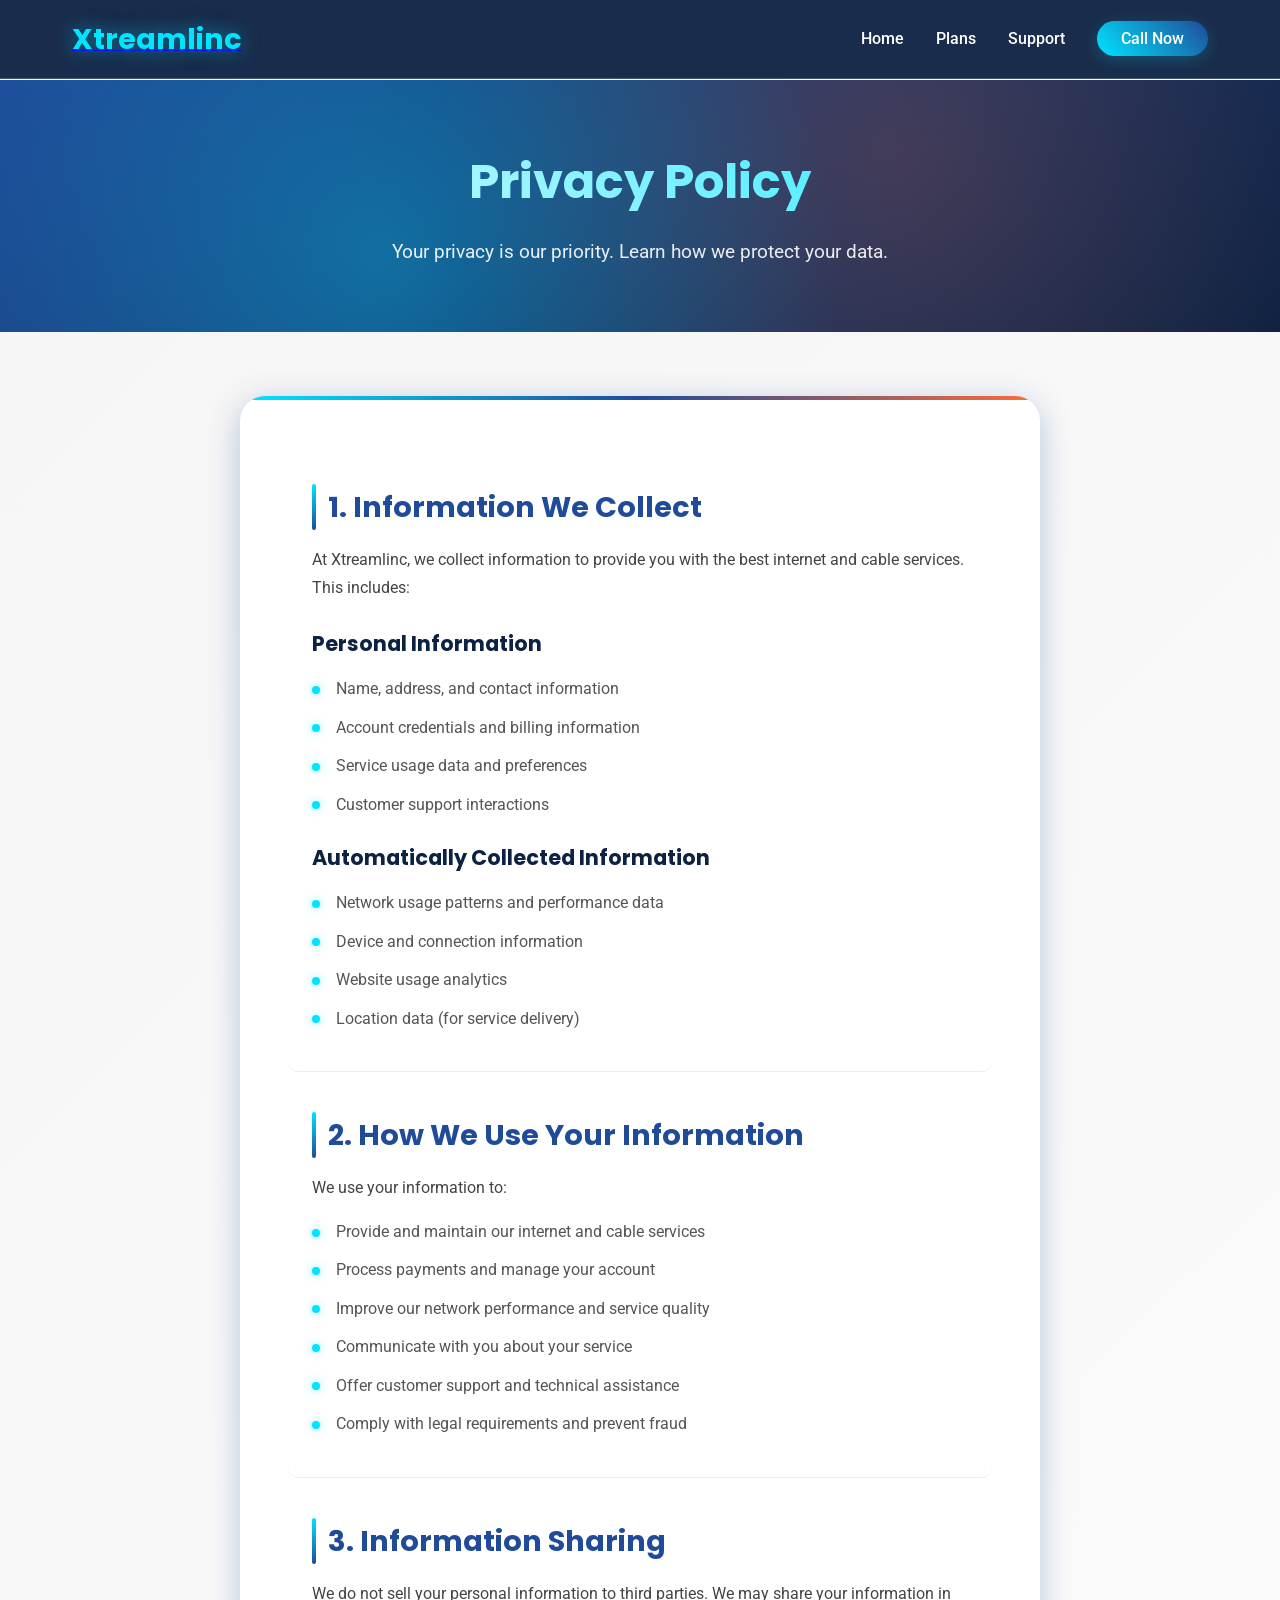
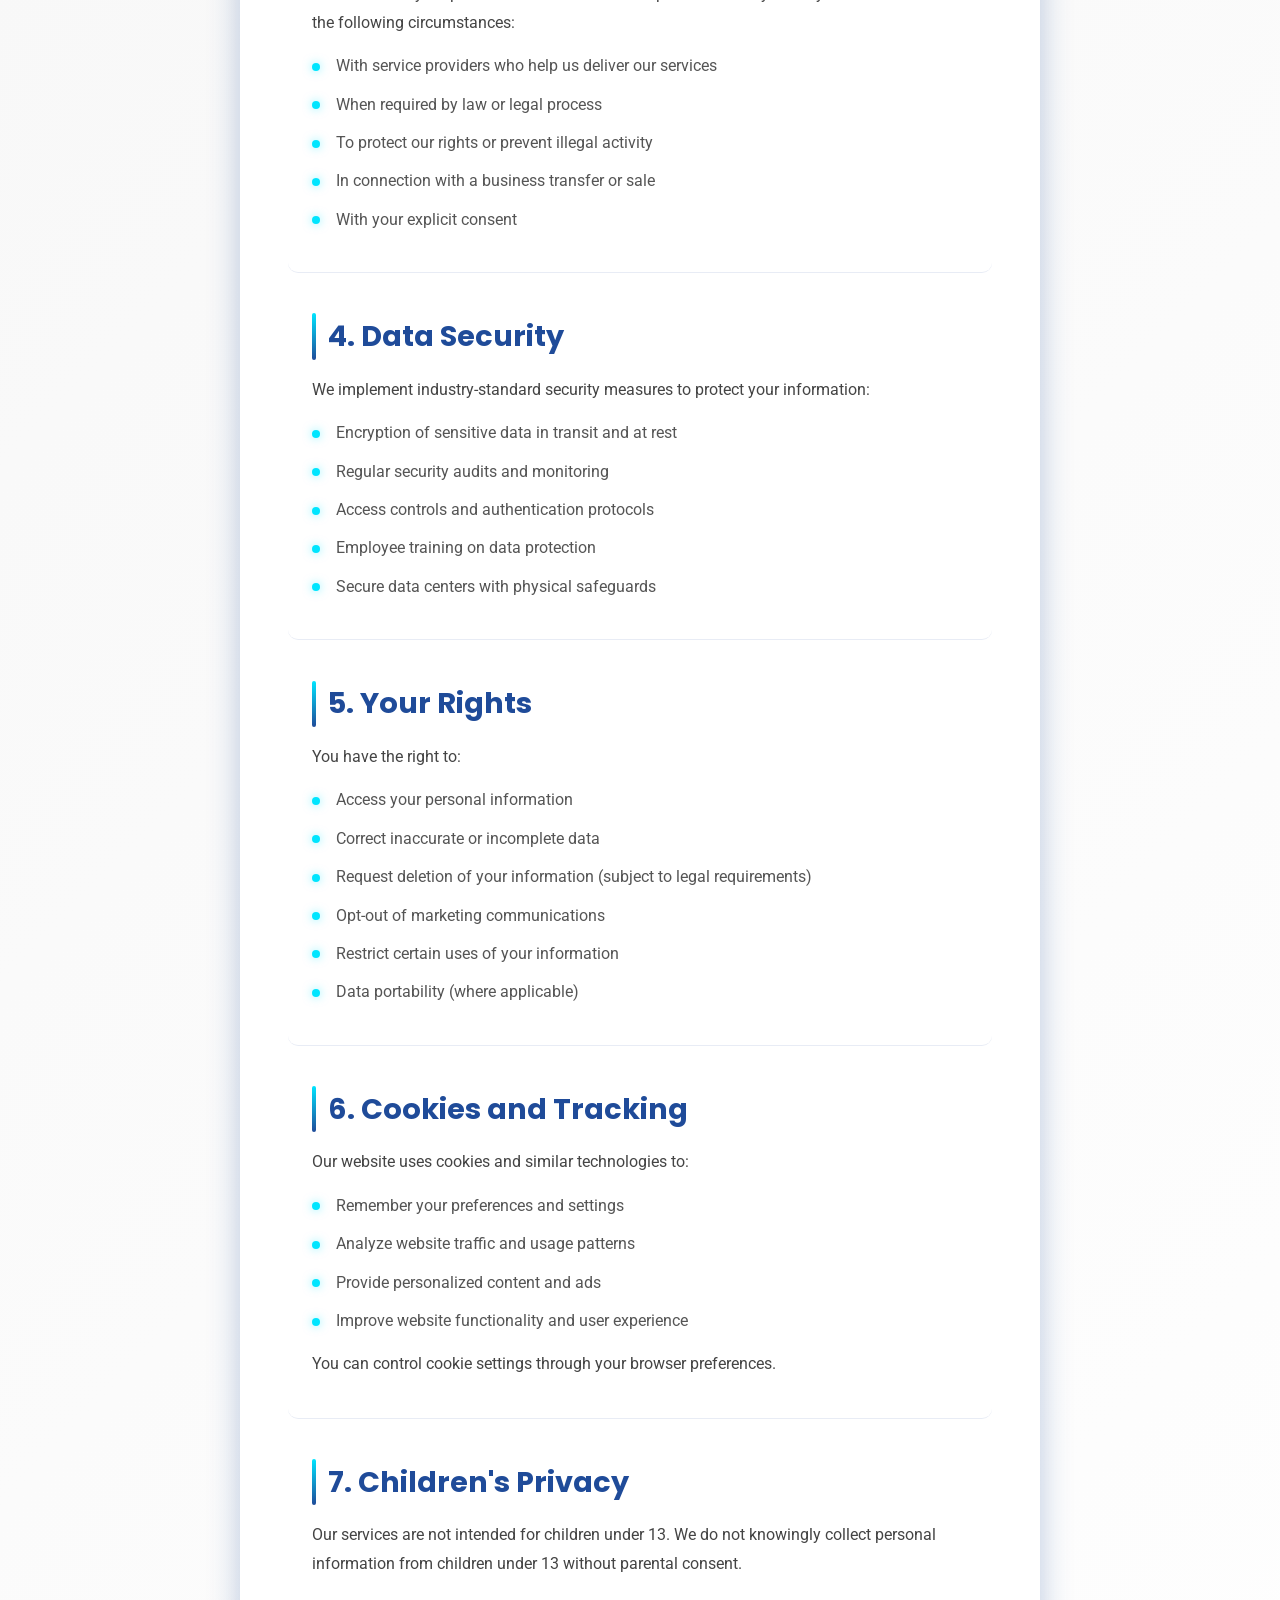
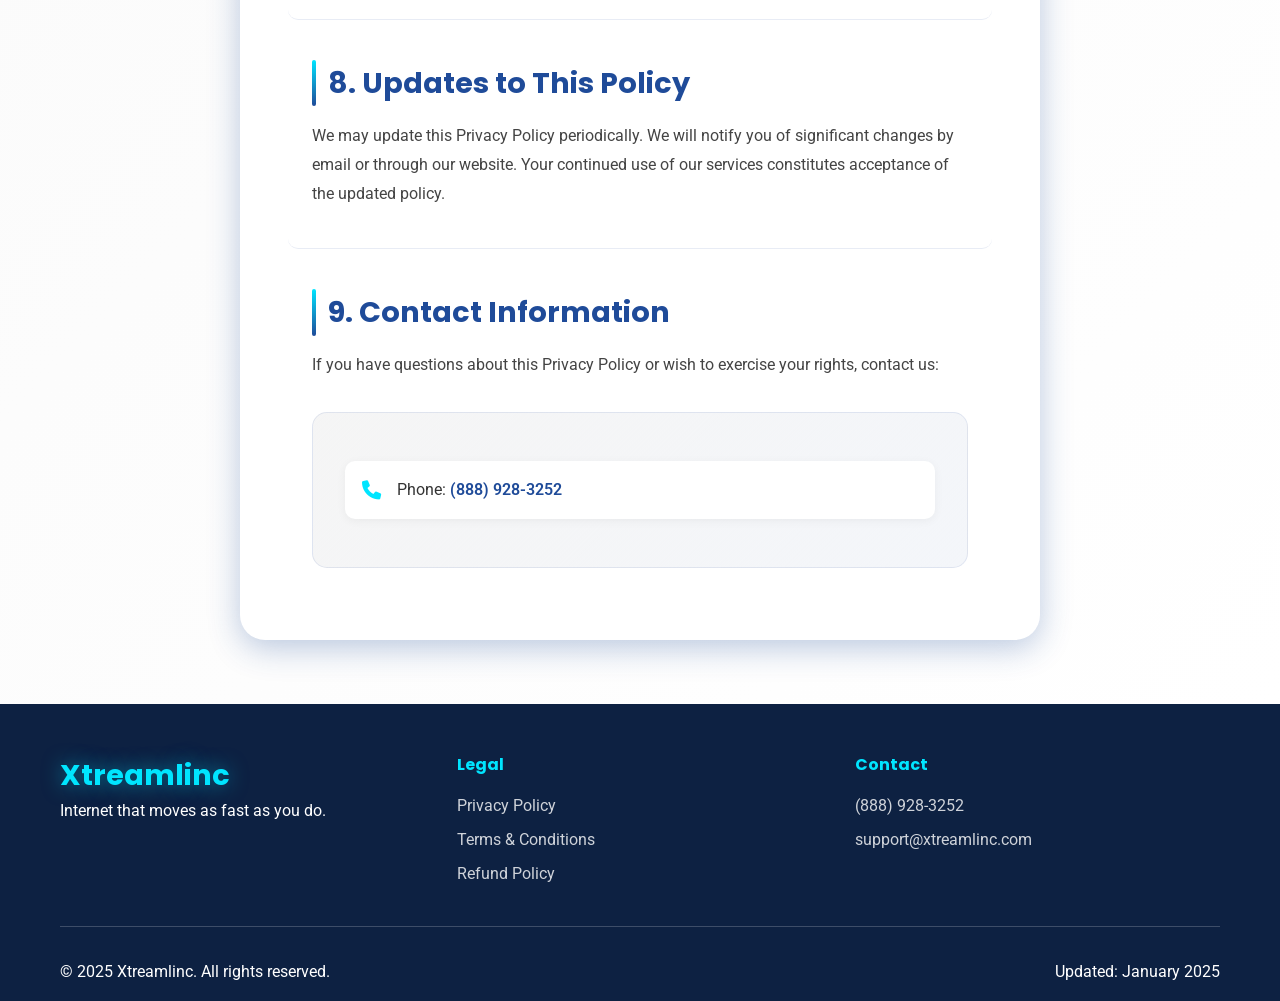
<file: privacy.html>
<!DOCTYPE html>
<html lang="en">
<head>
    <meta charset="UTF-8">
    <meta name="viewport" content="width=device-width, initial-scale=1.0">
    <title>Privacy Policy - Xtreamlinc</title>
    
    <!-- Google Fonts -->
    <link href="https://fonts.googleapis.com/css2?family=Poppins:wght@400;600;700&family=Roboto:wght@300;400;500&display=swap" rel="stylesheet">
    
    <!-- Font Awesome -->
    <link rel="stylesheet" href="https://cdnjs.cloudflare.com/ajax/libs/font-awesome/6.0.0/css/all.min.css">
    
    <link rel="stylesheet" href="style.css">
    <link rel="stylesheet" href="legal.css">
</head>
<body>
    <!-- Navigation -->
    <nav class="navbar legal-nav">
        <div class="nav-container">
            <div class="nav-logo">
                <a href="index.html">
                    <span class="logo-text">Xtreamlinc</span>
                </a>
            </div>
            <ul class="nav-menu">
                <li><a href="index.html">Home</a></li>
                <li><a href="index.html#plans">Plans</a></li>
                <li><a href="index.html#support">Support</a></li>
                <li><a href="tel:(888)928-3252" class="nav-cta">Call Now</a></li>
            </ul>
        </div>
    </nav>

    <!-- Legal Content -->
    <main class="legal-page">
        <div class="legal-hero">
            <div class="container">
                <h1>Privacy Policy</h1>
                <p>Your privacy is our priority. Learn how we protect your data.</p>
            </div>
        </div>

        <div class="legal-content">
            <div class="container">
                <div class="content-wrapper">
                    <section class="legal-section">
                        <h2>1. Information We Collect</h2>
                        <p>At Xtreamlinc, we collect information to provide you with the best internet and cable services. This includes:</p>
                        
                        <h3>Personal Information</h3>
                        <ul>
                            <li>Name, address, and contact information</li>
                            <li>Account credentials and billing information</li>
                            <li>Service usage data and preferences</li>
                            <li>Customer support interactions</li>
                        </ul>

                        <h3>Automatically Collected Information</h3>
                        <ul>
                            <li>Network usage patterns and performance data</li>
                            <li>Device and connection information</li>
                            <li>Website usage analytics</li>
                            <li>Location data (for service delivery)</li>
                        </ul>
                    </section>

                    <section class="legal-section">
                        <h2>2. How We Use Your Information</h2>
                        <p>We use your information to:</p>
                        <ul>
                            <li>Provide and maintain our internet and cable services</li>
                            <li>Process payments and manage your account</li>
                            <li>Improve our network performance and service quality</li>
                            <li>Communicate with you about your service</li>
                            <li>Offer customer support and technical assistance</li>
                            <li>Comply with legal requirements and prevent fraud</li>
                        </ul>
                    </section>

                    <section class="legal-section">
                        <h2>3. Information Sharing</h2>
                        <p>We do not sell your personal information to third parties. We may share your information in the following circumstances:</p>
                        <ul>
                            <li>With service providers who help us deliver our services</li>
                            <li>When required by law or legal process</li>
                            <li>To protect our rights or prevent illegal activity</li>
                            <li>In connection with a business transfer or sale</li>
                            <li>With your explicit consent</li>
                        </ul>
                    </section>

                    <section class="legal-section">
                        <h2>4. Data Security</h2>
                        <p>We implement industry-standard security measures to protect your information:</p>
                        <ul>
                            <li>Encryption of sensitive data in transit and at rest</li>
                            <li>Regular security audits and monitoring</li>
                            <li>Access controls and authentication protocols</li>
                            <li>Employee training on data protection</li>
                            <li>Secure data centers with physical safeguards</li>
                        </ul>
                    </section>

                    <section class="legal-section">
                        <h2>5. Your Rights</h2>
                        <p>You have the right to:</p>
                        <ul>
                            <li>Access your personal information</li>
                            <li>Correct inaccurate or incomplete data</li>
                            <li>Request deletion of your information (subject to legal requirements)</li>
                            <li>Opt-out of marketing communications</li>
                            <li>Restrict certain uses of your information</li>
                            <li>Data portability (where applicable)</li>
                        </ul>
                    </section>

                    <section class="legal-section">
                        <h2>6. Cookies and Tracking</h2>
                        <p>Our website uses cookies and similar technologies to:</p>
                        <ul>
                            <li>Remember your preferences and settings</li>
                            <li>Analyze website traffic and usage patterns</li>
                            <li>Provide personalized content and ads</li>
                            <li>Improve website functionality and user experience</li>
                        </ul>
                        <p>You can control cookie settings through your browser preferences.</p>
                    </section>

                    <section class="legal-section">
                        <h2>7. Children's Privacy</h2>
                        <p>Our services are not intended for children under 13. We do not knowingly collect personal information from children under 13 without parental consent.</p>
                    </section>

                    <section class="legal-section">
                        <h2>8. Updates to This Policy</h2>
                        <p>We may update this Privacy Policy periodically. We will notify you of significant changes by email or through our website. Your continued use of our services constitutes acceptance of the updated policy.</p>
                    </section>

                    <section class="legal-section">
                        <h2>9. Contact Information</h2>
                        <p>If you have questions about this Privacy Policy or wish to exercise your rights, contact us:</p>
                        <div class="contact-info">
                            <div class="contact-item">
                                <i class="fas fa-phone"></i>
                                <span>Phone: <a href="tel:(888)928-3252">(888) 928-3252</a></span>
                            </div>
                          
                            </div>
                        </div>
                    </section>
                </div>
            </div>
        </div>
    </main>

    <!-- Footer -->
    <footer class="footer">
        <div class="container">
            <div class="footer-content">
                <div class="footer-section">
                    <div class="footer-logo">
                        <span class="logo-text">Xtreamlinc</span>
                    </div>
                    <p>Internet that moves as fast as you do.</p>
                </div>
                <div class="footer-section">
                    <h4>Legal</h4>
                    <ul>
                        <li><a href="privacy.html">Privacy Policy</a></li>
                        <li><a href="terms.html">Terms & Conditions</a></li>
                        <li><a href="refund.html">Refund Policy</a></li>
                    </ul>
                </div>
                <div class="footer-section">
                    <h4>Contact</h4>
                    <ul>
                        <li><a href="tel:(888)928-3252">(888) 928-3252</a></li>
                        <li><a href="mailto:support@xtreamlinc.com">support@xtreamlinc.com</a></li>
                    </ul>
                </div>
            </div>
            <div class="footer-bottom">
                <div class="footer-bottom-content">
                    <p>&copy; 2025 Xtreamlinc. All rights reserved.</p>
                    <p>Updated: January 2025</p>
                </div>
            </div>
        </div>
    </footer>
</body>
</html>
</file>
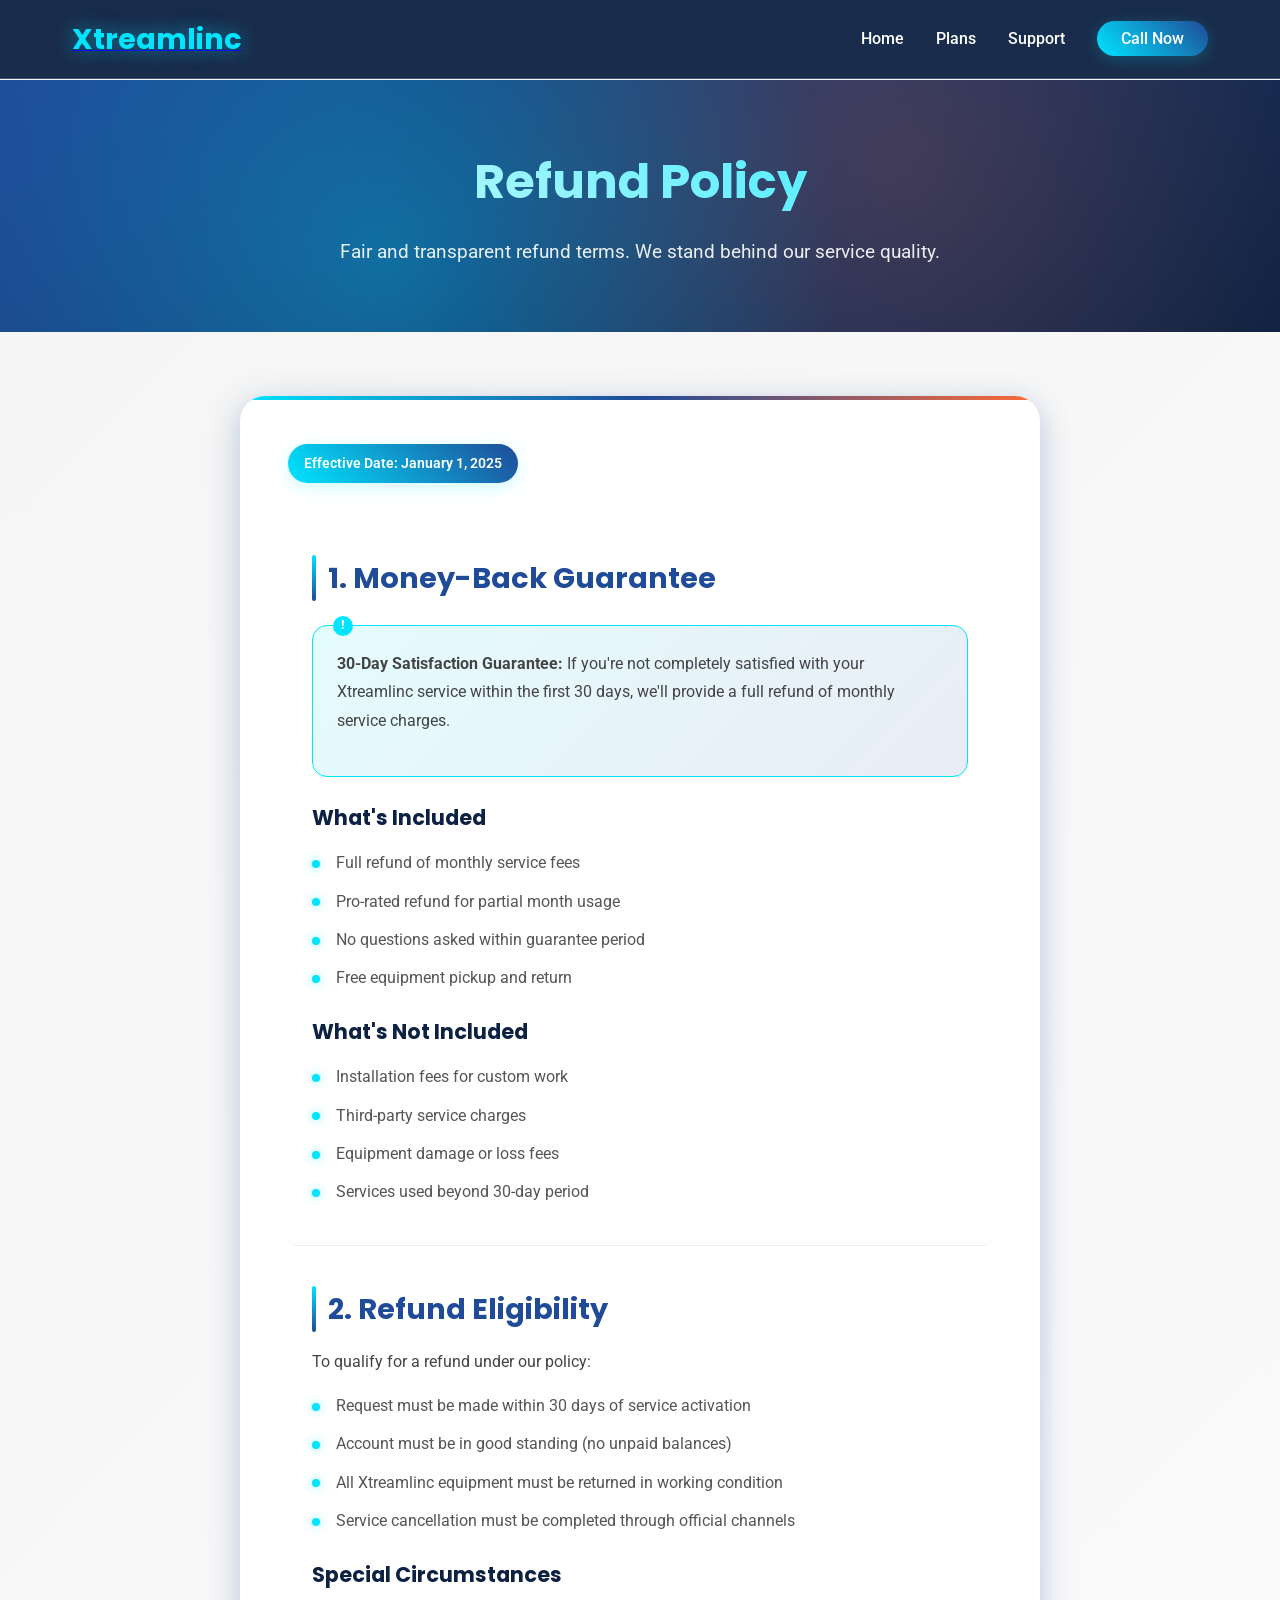
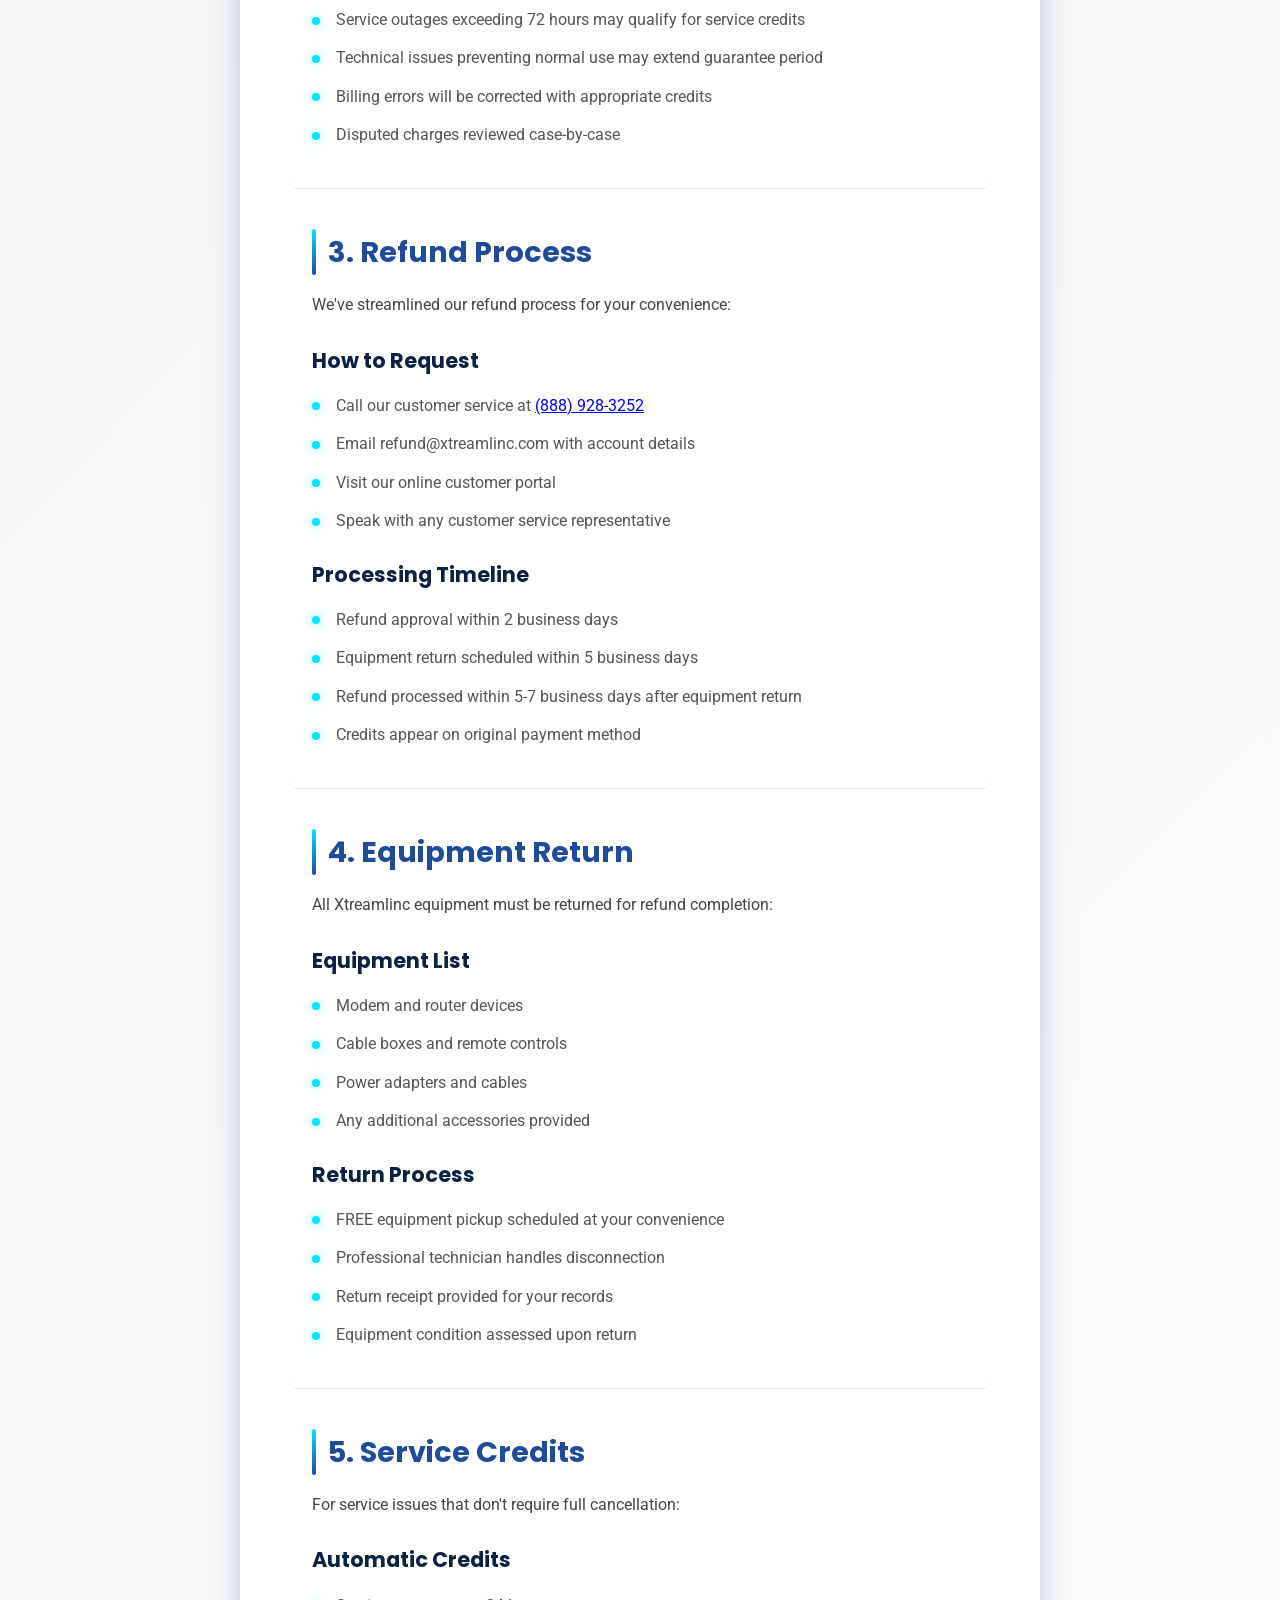
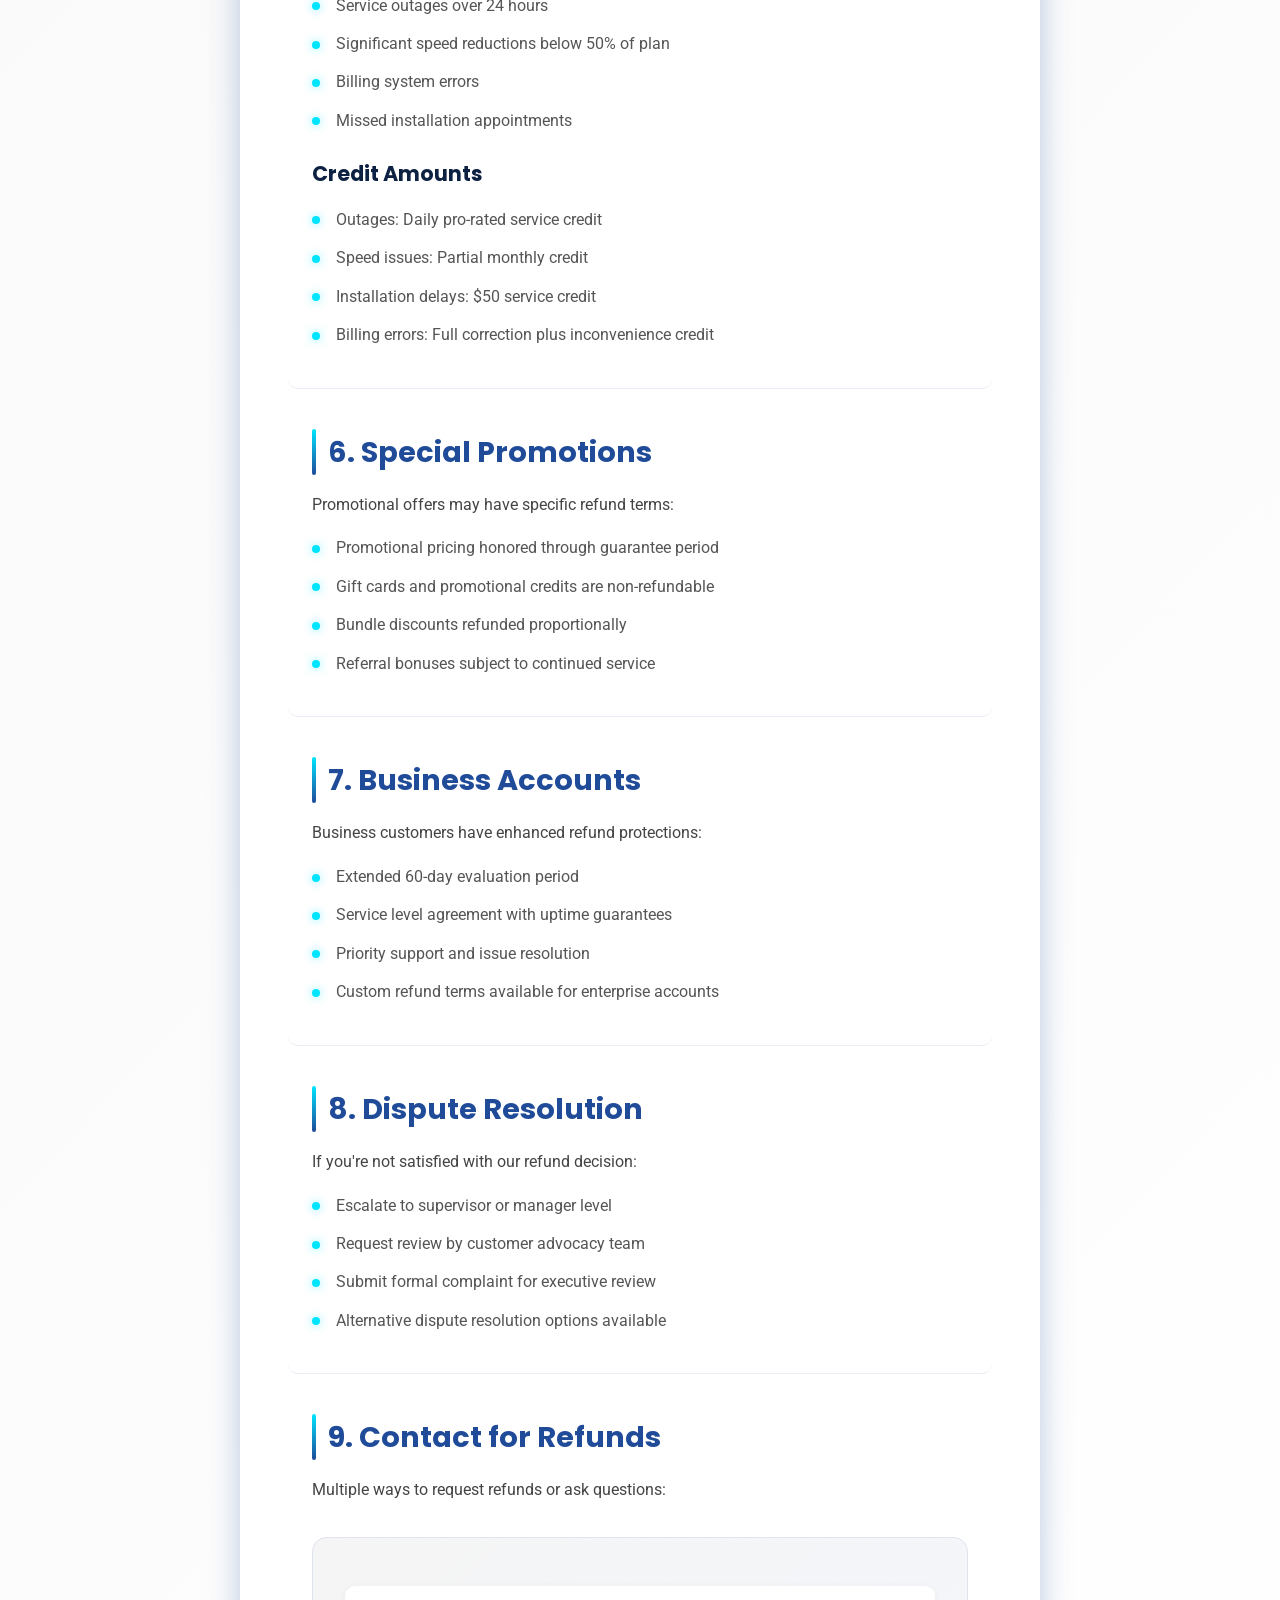
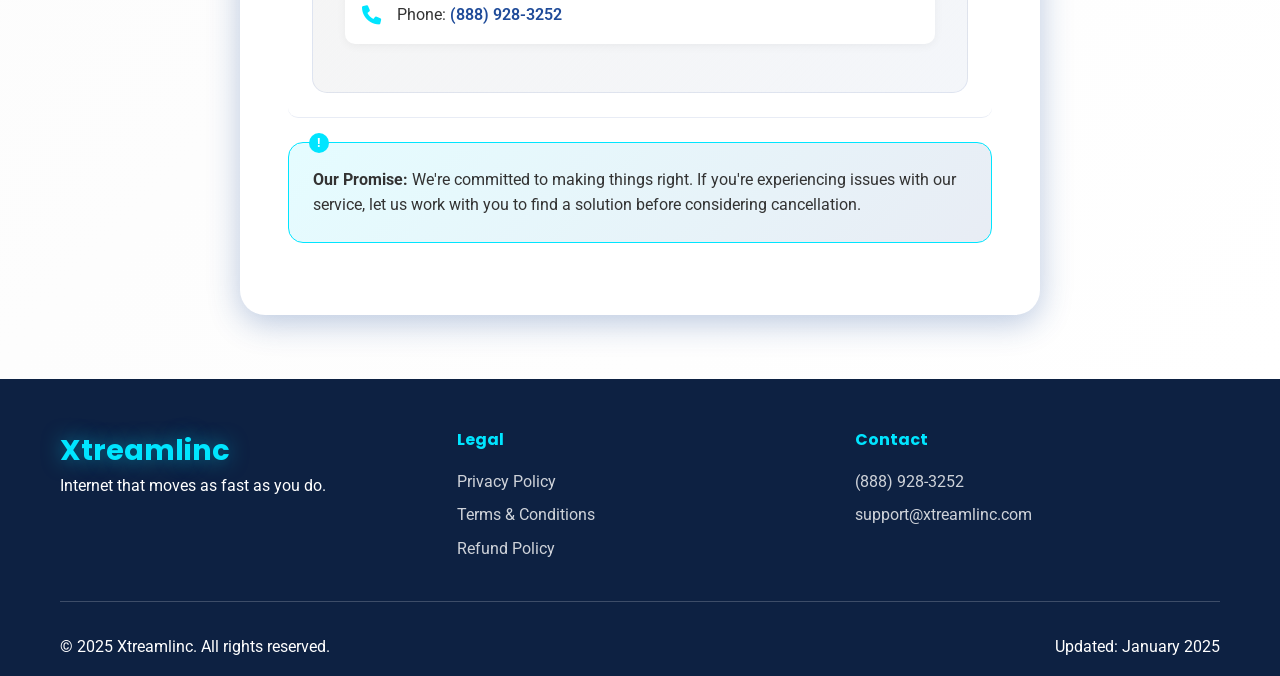
<file: refund.html>
<!DOCTYPE html>
<html lang="en">
<head>
    <meta charset="UTF-8">
    <meta name="viewport" content="width=device-width, initial-scale=1.0">
    <title>Refund Policy - Xtreamlinc</title>
    
    <!-- Google Fonts -->
    <link href="https://fonts.googleapis.com/css2?family=Poppins:wght@400;600;700&family=Roboto:wght@300;400;500&display=swap" rel="stylesheet">
    
    <!-- Font Awesome -->
    <link rel="stylesheet" href="https://cdnjs.cloudflare.com/ajax/libs/font-awesome/6.0.0/css/all.min.css">
    
    <link rel="stylesheet" href="style.css">
    <link rel="stylesheet" href="legal.css">
</head>
<body>
    <!-- Navigation -->
    <nav class="navbar legal-nav">
        <div class="nav-container">
            <div class="nav-logo">
                <a href="index.html">
                    <span class="logo-text">Xtreamlinc</span>
                </a>
            </div>
            <ul class="nav-menu">
                <li><a href="index.html">Home</a></li>
                <li><a href="index.html#plans">Plans</a></li>
                <li><a href="index.html#support">Support</a></li>
                <li><a href="tel:(888)928-3252" class="nav-cta">Call Now</a></li>
            </ul>
        </div>
    </nav>

    <!-- Legal Content -->
    <main class="legal-page">
        <div class="legal-hero">
            <div class="container">
                <h1>Refund Policy</h1>
                <p>Fair and transparent refund terms. We stand behind our service quality.</p>
            </div>
        </div>

        <div class="legal-content">
            <div class="container">
                <div class="content-wrapper">
                    <div class="effective-date">Effective Date: January 1, 2025</div>

                    <section class="legal-section">
                        <h2>1. Money-Back Guarantee</h2>
                        <div class="legal-highlight">
                            <p><strong>30-Day Satisfaction Guarantee:</strong> If you're not completely satisfied with your Xtreamlinc service within the first 30 days, we'll provide a full refund of monthly service charges.</p>
                        </div>
                        
                        <h3>What's Included</h3>
                        <ul>
                            <li>Full refund of monthly service fees</li>
                            <li>Pro-rated refund for partial month usage</li>
                            <li>No questions asked within guarantee period</li>
                            <li>Free equipment pickup and return</li>
                        </ul>

                        <h3>What's Not Included</h3>
                        <ul>
                            <li>Installation fees for custom work</li>
                            <li>Third-party service charges</li>
                            <li>Equipment damage or loss fees</li>
                            <li>Services used beyond 30-day period</li>
                        </ul>
                    </section>

                    <section class="legal-section">
                        <h2>2. Refund Eligibility</h2>
                        <p>To qualify for a refund under our policy:</p>
                        
                        <ul>
                            <li>Request must be made within 30 days of service activation</li>
                            <li>Account must be in good standing (no unpaid balances)</li>
                            <li>All Xtreamlinc equipment must be returned in working condition</li>
                            <li>Service cancellation must be completed through official channels</li>
                        </ul>

                        <h3>Special Circumstances</h3>
                        <ul>
                            <li>Service outages exceeding 72 hours may qualify for service credits</li>
                            <li>Technical issues preventing normal use may extend guarantee period</li>
                            <li>Billing errors will be corrected with appropriate credits</li>
                            <li>Disputed charges reviewed case-by-case</li>
                        </ul>
                    </section>

                    <section class="legal-section">
                        <h2>3. Refund Process</h2>
                        <p>We've streamlined our refund process for your convenience:</p>
                        
                        <h3>How to Request</h3>
                        <ul>
                            <li>Call our customer service at <a href="tel:(888)928-3252">(888) 928-3252</a></li>
                            <li>Email refund@xtreamlinc.com with account details</li>
                            <li>Visit our online customer portal</li>
                            <li>Speak with any customer service representative</li>
                        </ul>

                        <h3>Processing Timeline</h3>
                        <ul>
                            <li>Refund approval within 2 business days</li>
                            <li>Equipment return scheduled within 5 business days</li>
                            <li>Refund processed within 5-7 business days after equipment return</li>
                            <li>Credits appear on original payment method</li>
                        </ul>
                    </section>

                    <section class="legal-section">
                        <h2>4. Equipment Return</h2>
                        <p>All Xtreamlinc equipment must be returned for refund completion:</p>
                        
                        <h3>Equipment List</h3>
                        <ul>
                            <li>Modem and router devices</li>
                            <li>Cable boxes and remote controls</li>
                            <li>Power adapters and cables</li>
                            <li>Any additional accessories provided</li>
                        </ul>

                        <h3>Return Process</h3>
                        <ul>
                            <li>FREE equipment pickup scheduled at your convenience</li>
                            <li>Professional technician handles disconnection</li>
                            <li>Return receipt provided for your records</li>
                            <li>Equipment condition assessed upon return</li>
                        </ul>
                    </section>

                    <section class="legal-section">
                        <h2>5. Service Credits</h2>
                        <p>For service issues that don't require full cancellation:</p>
                        
                        <h3>Automatic Credits</h3>
                        <ul>
                            <li>Service outages over 24 hours</li>
                            <li>Significant speed reductions below 50% of plan</li>
                            <li>Billing system errors</li>
                            <li>Missed installation appointments</li>
                        </ul>

                        <h3>Credit Amounts</h3>
                        <ul>
                            <li>Outages: Daily pro-rated service credit</li>
                            <li>Speed issues: Partial monthly credit</li>
                            <li>Installation delays: $50 service credit</li>
                            <li>Billing errors: Full correction plus inconvenience credit</li>
                        </ul>
                    </section>

                    <section class="legal-section">
                        <h2>6. Special Promotions</h2>
                        <p>Promotional offers may have specific refund terms:</p>
                        
                        <ul>
                            <li>Promotional pricing honored through guarantee period</li>
                            <li>Gift cards and promotional credits are non-refundable</li>
                            <li>Bundle discounts refunded proportionally</li>
                            <li>Referral bonuses subject to continued service</li>
                        </ul>
                    </section>

                    <section class="legal-section">
                        <h2>7. Business Accounts</h2>
                        <p>Business customers have enhanced refund protections:</p>
                        
                        <ul>
                            <li>Extended 60-day evaluation period</li>
                            <li>Service level agreement with uptime guarantees</li>
                            <li>Priority support and issue resolution</li>
                            <li>Custom refund terms available for enterprise accounts</li>
                        </ul>
                    </section>

                    <section class="legal-section">
                        <h2>8. Dispute Resolution</h2>
                        <p>If you're not satisfied with our refund decision:</p>
                        
                        <ul>
                            <li>Escalate to supervisor or manager level</li>
                            <li>Request review by customer advocacy team</li>
                            <li>Submit formal complaint for executive review</li>
                            <li>Alternative dispute resolution options available</li>
                        </ul>
                    </section>

                    <section class="legal-section">
                        <h2>9. Contact for Refunds</h2>
                        <p>Multiple ways to request refunds or ask questions:</p>
                        <div class="contact-info">
                            <div class="contact-item">
                                <i class="fas fa-phone"></i>
                                <span>Phone: <a href="tel:(888)928-3252">(888) 928-3252</a></span>
                            </div>
                         
                        </div>
                    </section>

                    <div class="legal-highlight">
                        <p><strong>Our Promise:</strong> We're committed to making things right. If you're experiencing issues with our service, let us work with you to find a solution before considering cancellation.</p>
                    </div>
                </div>
            </div>
        </div>
    </main>

    <!-- Footer -->
    <footer class="footer">
        <div class="container">
            <div class="footer-content">
                <div class="footer-section">
                    <div class="footer-logo">
                        <span class="logo-text">Xtreamlinc</span>
                    </div>
                    <p>Internet that moves as fast as you do.</p>
                </div>
                <div class="footer-section">
                    <h4>Legal</h4>
                    <ul>
                        <li><a href="privacy.html">Privacy Policy</a></li>
                        <li><a href="terms.html">Terms & Conditions</a></li>
                        <li><a href="refund.html">Refund Policy</a></li>
                    </ul>
                </div>
                <div class="footer-section">
                    <h4>Contact</h4>
                    <ul>
                        <li><a href="tel:(888)928-3252">(888) 928-3252</a></li>
                        <li><a href="mailto:support@xtreamlinc.com">support@xtreamlinc.com</a></li>
                    </ul>
                </div>
            </div>
            <div class="footer-bottom">
                <div class="footer-bottom-content">
                    <p>&copy; 2025 Xtreamlinc. All rights reserved.</p>
                    <p>Updated: January 2025</p>
                </div>
            </div>
        </div>
    </footer>
</body>
</html>
</file>
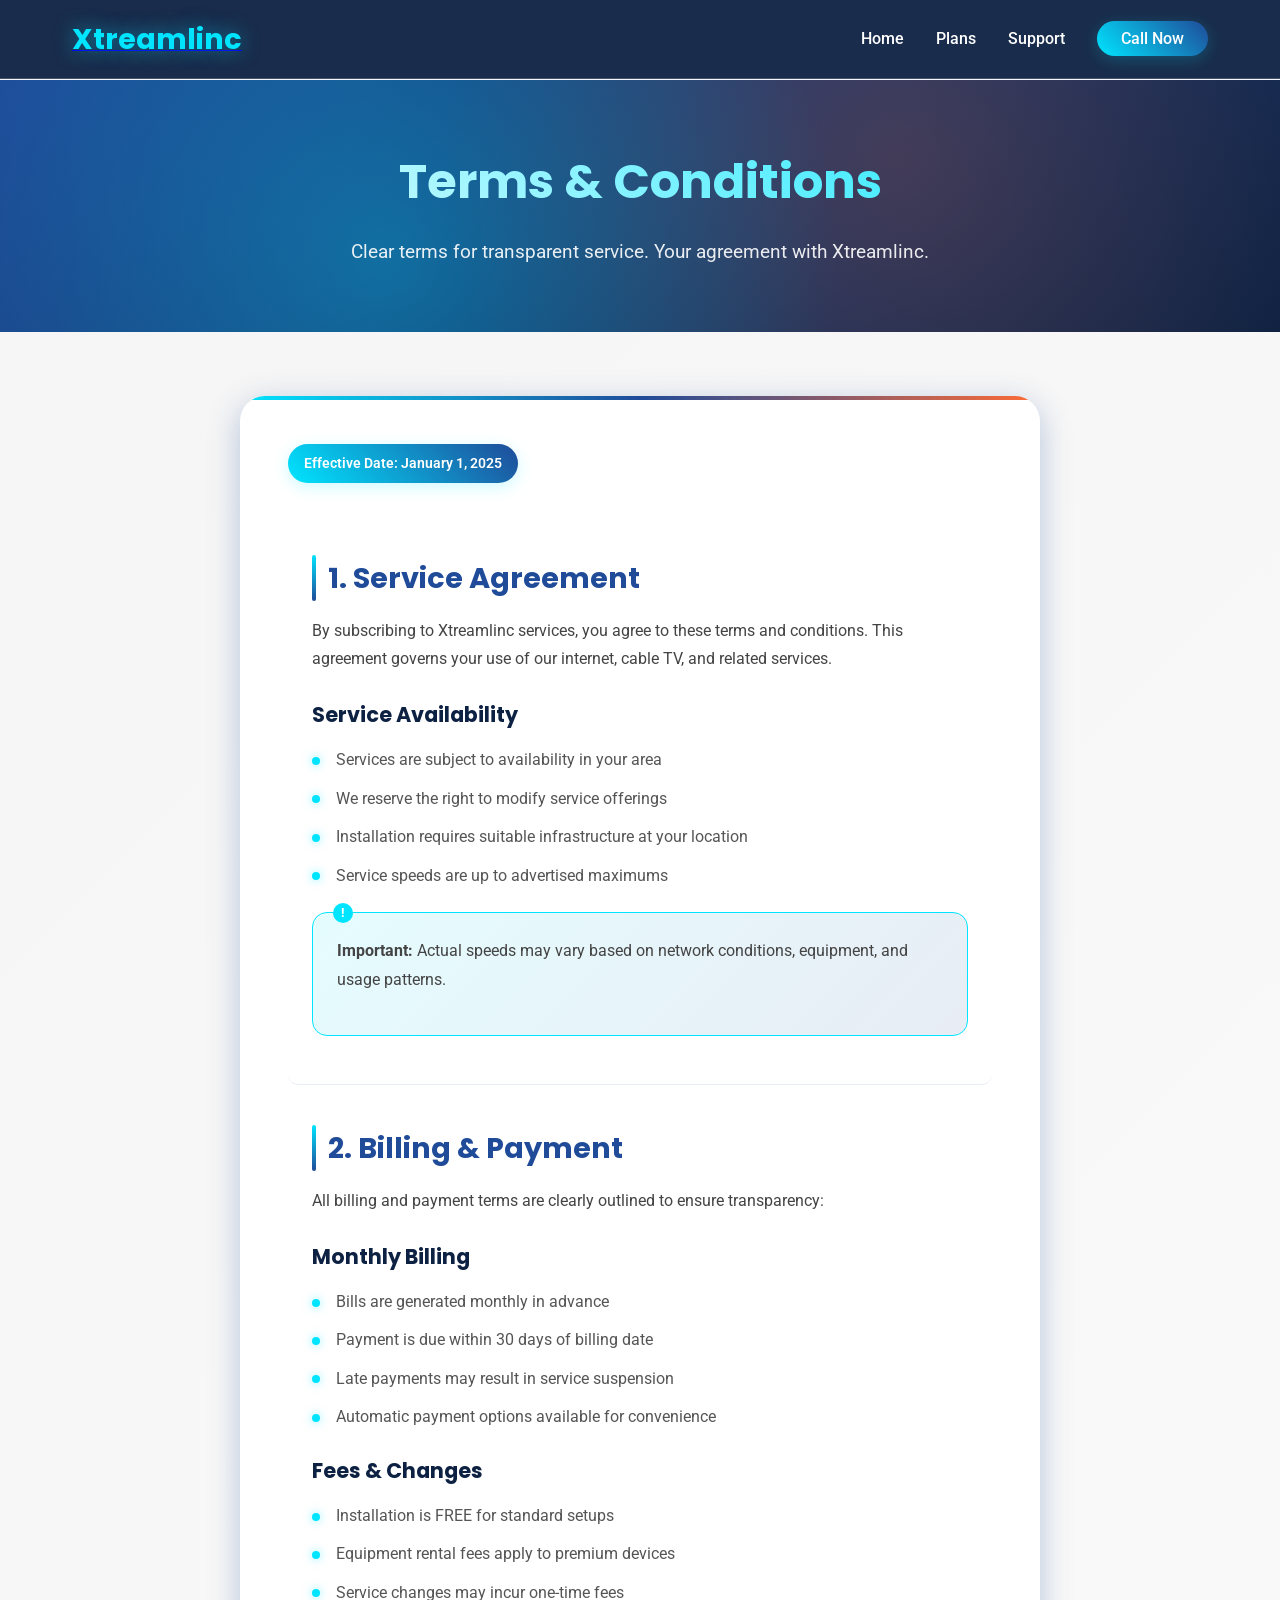
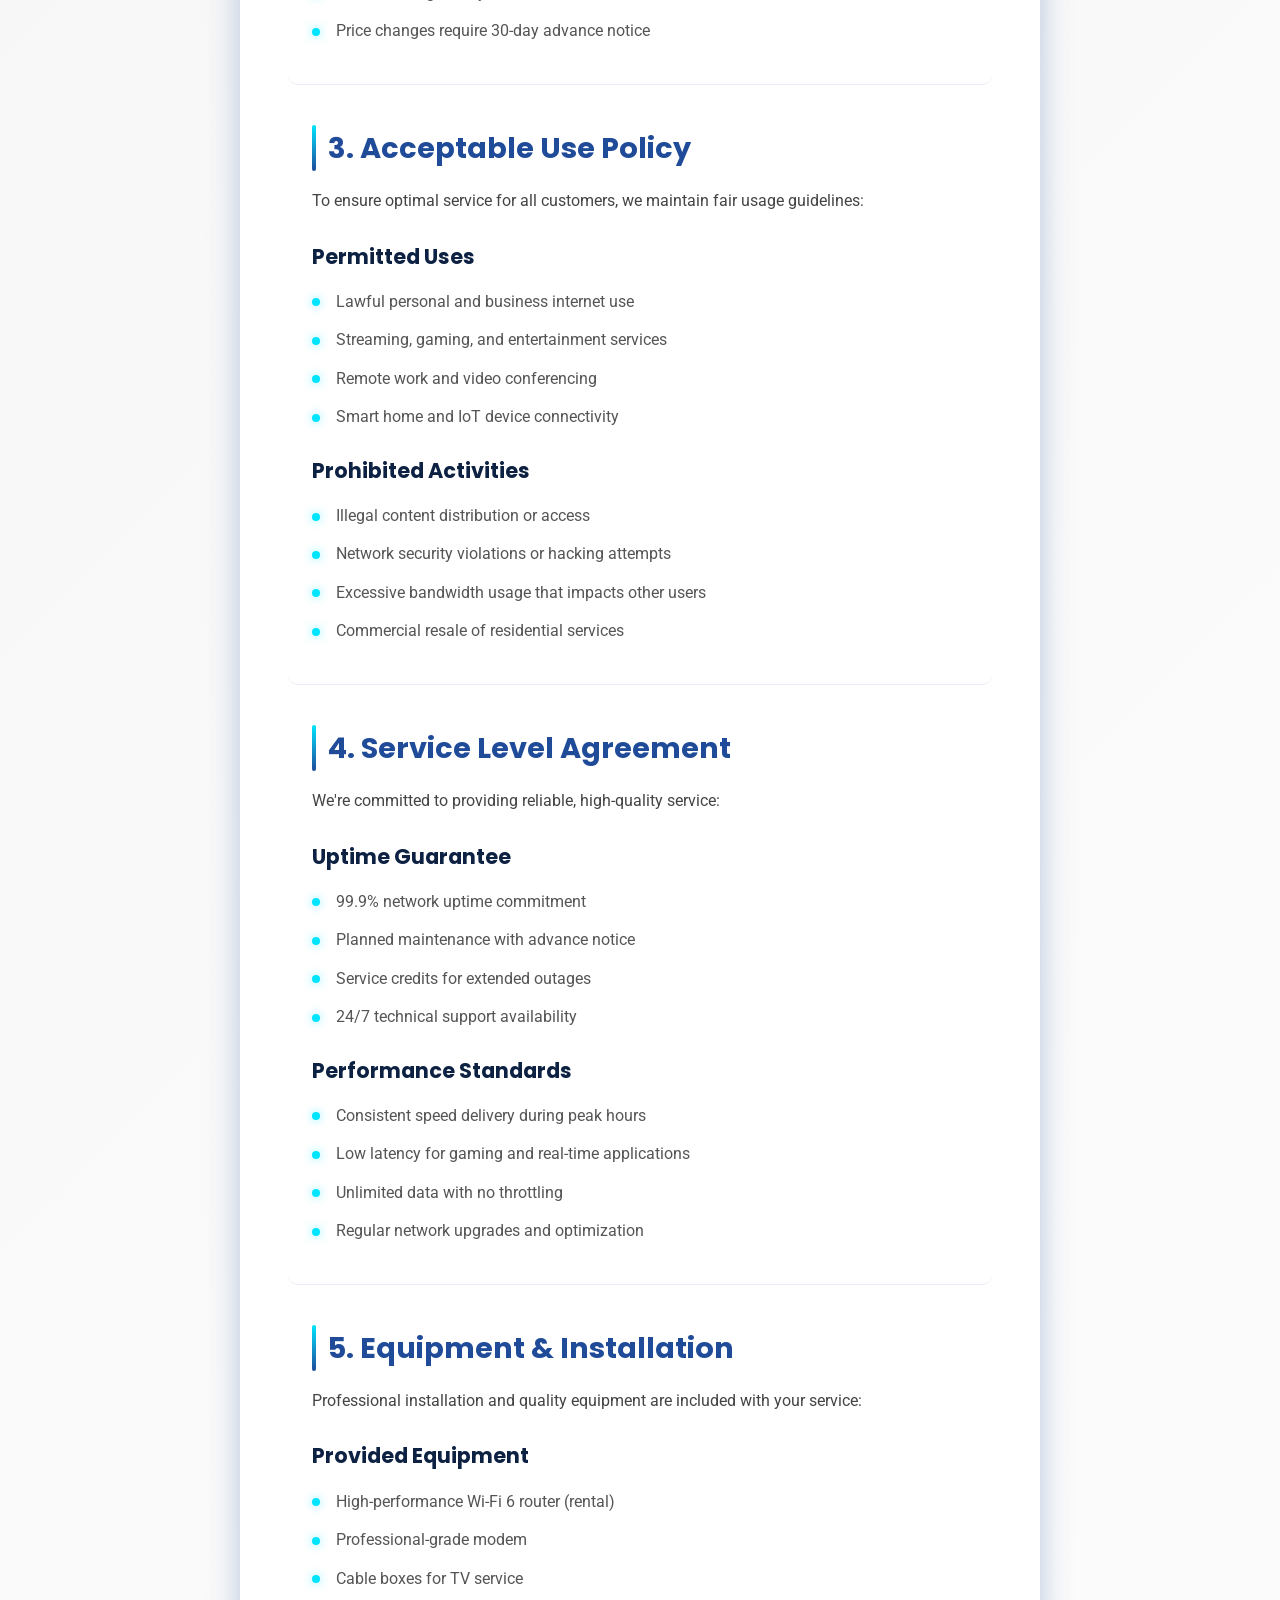
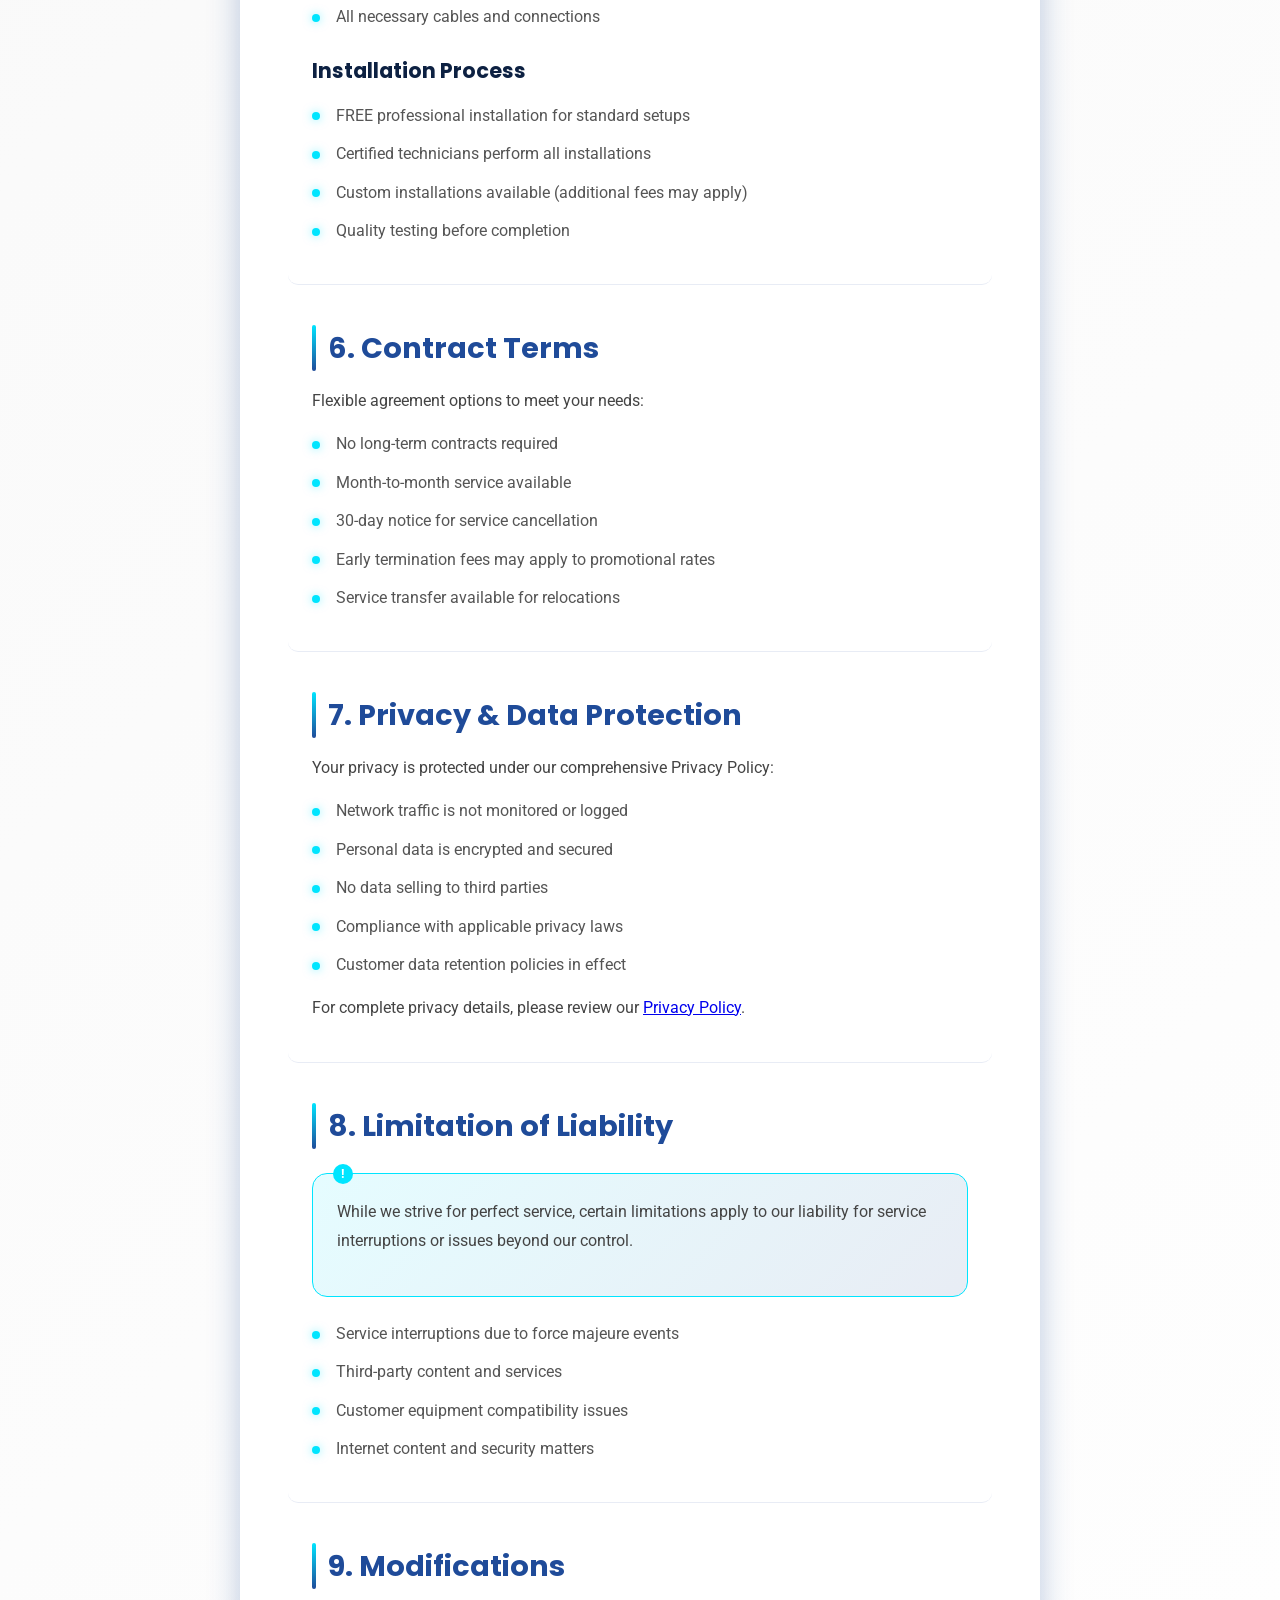
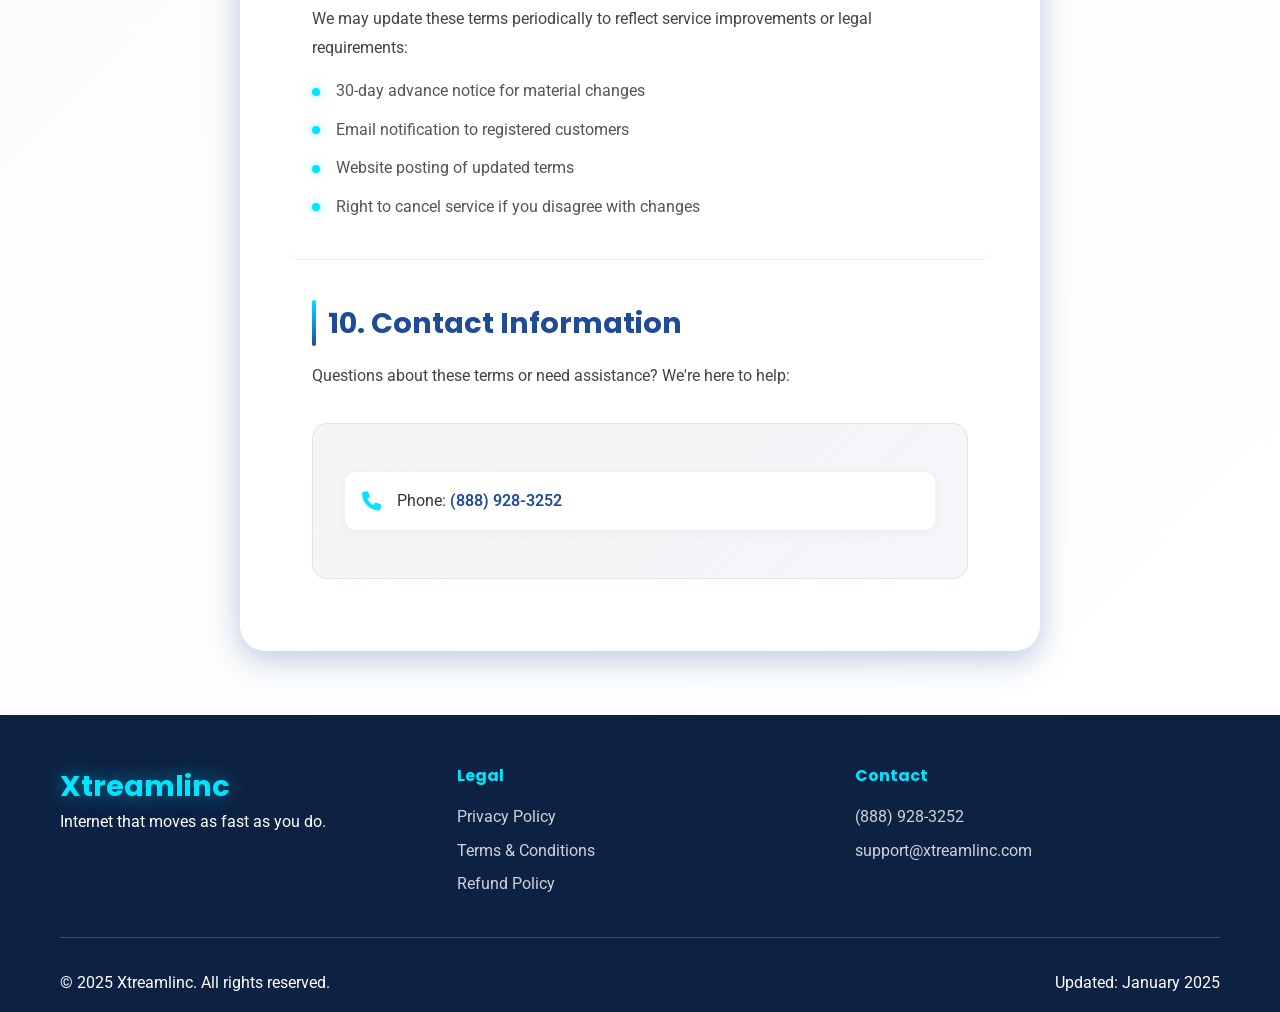
<file: terms.html>
<!DOCTYPE html>
<html lang="en">
<head>
    <meta charset="UTF-8">
    <meta name="viewport" content="width=device-width, initial-scale=1.0">
    <title>Terms & Conditions - Xtreamlinc</title>
    
    <!-- Google Fonts -->
    <link href="https://fonts.googleapis.com/css2?family=Poppins:wght@400;600;700&family=Roboto:wght@300;400;500&display=swap" rel="stylesheet">
    
    <!-- Font Awesome -->
    <link rel="stylesheet" href="https://cdnjs.cloudflare.com/ajax/libs/font-awesome/6.0.0/css/all.min.css">
    
    <link rel="stylesheet" href="style.css">
    <link rel="stylesheet" href="legal.css">
</head>
<body>
    <!-- Navigation -->
    <nav class="navbar legal-nav">
        <div class="nav-container">
            <div class="nav-logo">
                <a href="index.html">
                    <span class="logo-text">Xtreamlinc</span>
                </a>
            </div>
            <ul class="nav-menu">
                <li><a href="index.html">Home</a></li>
                <li><a href="index.html#plans">Plans</a></li>
                <li><a href="index.html#support">Support</a></li>
                <li><a href="tel:(888)928-3252" class="nav-cta">Call Now</a></li>
            </ul>
        </div>
    </nav>

    <!-- Legal Content -->
    <main class="legal-page">
        <div class="legal-hero">
            <div class="container">
                <h1>Terms & Conditions</h1>
                <p>Clear terms for transparent service. Your agreement with Xtreamlinc.</p>
            </div>
        </div>

        <div class="legal-content">
            <div class="container">
                <div class="content-wrapper">
                    <div class="effective-date">Effective Date: January 1, 2025</div>

                    <section class="legal-section">
                        <h2>1. Service Agreement</h2>
                        <p>By subscribing to Xtreamlinc services, you agree to these terms and conditions. This agreement governs your use of our internet, cable TV, and related services.</p>
                        
                        <h3>Service Availability</h3>
                        <ul>
                            <li>Services are subject to availability in your area</li>
                            <li>We reserve the right to modify service offerings</li>
                            <li>Installation requires suitable infrastructure at your location</li>
                            <li>Service speeds are up to advertised maximums</li>
                        </ul>

                        <div class="legal-highlight">
                            <p><strong>Important:</strong> Actual speeds may vary based on network conditions, equipment, and usage patterns.</p>
                        </div>
                    </section>

                    <section class="legal-section">
                        <h2>2. Billing & Payment</h2>
                        <p>All billing and payment terms are clearly outlined to ensure transparency:</p>
                        
                        <h3>Monthly Billing</h3>
                        <ul>
                            <li>Bills are generated monthly in advance</li>
                            <li>Payment is due within 30 days of billing date</li>
                            <li>Late payments may result in service suspension</li>
                            <li>Automatic payment options available for convenience</li>
                        </ul>

                        <h3>Fees & Changes</h3>
                        <ul>
                            <li>Installation is FREE for standard setups</li>
                            <li>Equipment rental fees apply to premium devices</li>
                            <li>Service changes may incur one-time fees</li>
                            <li>Price changes require 30-day advance notice</li>
                        </ul>
                    </section>

                    <section class="legal-section">
                        <h2>3. Acceptable Use Policy</h2>
                        <p>To ensure optimal service for all customers, we maintain fair usage guidelines:</p>
                        
                        <h3>Permitted Uses</h3>
                        <ul>
                            <li>Lawful personal and business internet use</li>
                            <li>Streaming, gaming, and entertainment services</li>
                            <li>Remote work and video conferencing</li>
                            <li>Smart home and IoT device connectivity</li>
                        </ul>

                        <h3>Prohibited Activities</h3>
                        <ul>
                            <li>Illegal content distribution or access</li>
                            <li>Network security violations or hacking attempts</li>
                            <li>Excessive bandwidth usage that impacts other users</li>
                            <li>Commercial resale of residential services</li>
                        </ul>
                    </section>

                    <section class="legal-section">
                        <h2>4. Service Level Agreement</h2>
                        <p>We're committed to providing reliable, high-quality service:</p>
                        
                        <h3>Uptime Guarantee</h3>
                        <ul>
                            <li>99.9% network uptime commitment</li>
                            <li>Planned maintenance with advance notice</li>
                            <li>Service credits for extended outages</li>
                            <li>24/7 technical support availability</li>
                        </ul>

                        <h3>Performance Standards</h3>
                        <ul>
                            <li>Consistent speed delivery during peak hours</li>
                            <li>Low latency for gaming and real-time applications</li>
                            <li>Unlimited data with no throttling</li>
                            <li>Regular network upgrades and optimization</li>
                        </ul>
                    </section>

                    <section class="legal-section">
                        <h2>5. Equipment & Installation</h2>
                        <p>Professional installation and quality equipment are included with your service:</p>
                        
                        <h3>Provided Equipment</h3>
                        <ul>
                            <li>High-performance Wi-Fi 6 router (rental)</li>
                            <li>Professional-grade modem</li>
                            <li>Cable boxes for TV service</li>
                            <li>All necessary cables and connections</li>
                        </ul>

                        <h3>Installation Process</h3>
                        <ul>
                            <li>FREE professional installation for standard setups</li>
                            <li>Certified technicians perform all installations</li>
                            <li>Custom installations available (additional fees may apply)</li>
                            <li>Quality testing before completion</li>
                        </ul>
                    </section>

                    <section class="legal-section">
                        <h2>6. Contract Terms</h2>
                        <p>Flexible agreement options to meet your needs:</p>
                        
                        <ul>
                            <li>No long-term contracts required</li>
                            <li>Month-to-month service available</li>
                            <li>30-day notice for service cancellation</li>
                            <li>Early termination fees may apply to promotional rates</li>
                            <li>Service transfer available for relocations</li>
                        </ul>
                    </section>

                    <section class="legal-section">
                        <h2>7. Privacy & Data Protection</h2>
                        <p>Your privacy is protected under our comprehensive Privacy Policy:</p>
                        
                        <ul>
                            <li>Network traffic is not monitored or logged</li>
                            <li>Personal data is encrypted and secured</li>
                            <li>No data selling to third parties</li>
                            <li>Compliance with applicable privacy laws</li>
                            <li>Customer data retention policies in effect</li>
                        </ul>
                        
                        <p>For complete privacy details, please review our <a href="privacy.html">Privacy Policy</a>.</p>
                    </section>

                    <section class="legal-section">
                        <h2>8. Limitation of Liability</h2>
                        <div class="legal-highlight">
                            <p>While we strive for perfect service, certain limitations apply to our liability for service interruptions or issues beyond our control.</p>
                        </div>
                        
                        <ul>
                            <li>Service interruptions due to force majeure events</li>
                            <li>Third-party content and services</li>
                            <li>Customer equipment compatibility issues</li>
                            <li>Internet content and security matters</li>
                        </ul>
                    </section>

                    <section class="legal-section">
                        <h2>9. Modifications</h2>
                        <p>We may update these terms periodically to reflect service improvements or legal requirements:</p>
                        
                        <ul>
                            <li>30-day advance notice for material changes</li>
                            <li>Email notification to registered customers</li>
                            <li>Website posting of updated terms</li>
                            <li>Right to cancel service if you disagree with changes</li>
                        </ul>
                    </section>

                    <section class="legal-section">
                        <h2>10. Contact Information</h2>
                        <p>Questions about these terms or need assistance? We're here to help:</p>
                        <div class="contact-info">
                            <div class="contact-item">
                                <i class="fas fa-phone"></i>
                                <span>Phone: <a href="tel:(888)928-3252">(888) 928-3252</a></span>
                            </div>
                           
                        </div>
                    </section>
                </div>
            </div>
        </div>
    </main>

    <!-- Footer -->
    <footer class="footer">
        <div class="container">
            <div class="footer-content">
                <div class="footer-section">
                    <div class="footer-logo">
                        <span class="logo-text">Xtreamlinc</span>
                    </div>
                    <p>Internet that moves as fast as you do.</p>
                </div>
                <div class="footer-section">
                    <h4>Legal</h4>
                    <ul>
                        <li><a href="privacy.html">Privacy Policy</a></li>
                        <li><a href="terms.html">Terms & Conditions</a></li>
                        <li><a href="refund.html">Refund Policy</a></li>
                    </ul>
                </div>
                <div class="footer-section">
                    <h4>Contact</h4>
                    <ul>
                        <li><a href="tel:(888)928-3252">(888) 928-3252</a></li>
                        <li><a href="mailto:support@xtreamlinc.com">support@xtreamlinc.com</a></li>
                    </ul>
                </div>
            </div>
            <div class="footer-bottom">
                <div class="footer-bottom-content">
                    <p>&copy; 2025 Xtreamlinc. All rights reserved.</p>
                    <p>Updated: January 2025</p>
                </div>
            </div>
        </div>
    </footer>
</body>
</html>
</file>
<file: style.css>
:root {
  --primary-blue: #1F4B99;
  --secondary-white: #FFFFFF;
  --light-gray: #F5F5F5;
  --crystal-aqua: #00E5FF;
  --bright-orange: #FF6B35;
  --dark-blue: #0D2142;
  --glass-white: rgba(255, 255, 255, 0.1);
  --glass-border: rgba(255, 255, 255, 0.2);
  --shadow-glow: 0 8px 32px rgba(31, 75, 153, 0.3);
  --shadow-crystal: 0 4px 16px rgba(0, 229, 255, 0.2);
  
  --font-heading: 'Poppins', sans-serif;
  --font-body: 'Roboto', sans-serif;
}

* {
  margin: 0;
  padding: 0;
  box-sizing: border-box;
}

body {
  font-family: var(--font-body);
  line-height: 1.6;
  color: #333;
  overflow-x: hidden;
}

.container {
  max-width: 1200px;
  margin: 0 auto;
  padding: 0 20px;
}

/* Navigation */
.navbar {
  position: fixed;
  top: 0;
  width: 100%;
  z-index: 1000;
  background: rgba(255, 255, 255, 0.1);
  backdrop-filter: blur(20px);
  border-bottom: 1px solid var(--glass-border);
  transition: all 0.3s ease;
}

.navbar.scrolled {
  background: rgba(13, 33, 66, 0.95);
  backdrop-filter: blur(20px);
}

.nav-container {
  display: flex;
  justify-content: space-between;
  align-items: center;
  padding: 1rem 2rem;
  max-width: 1200px;
  margin: 0 auto;
}

.logo-text {
  font-family: var(--font-heading);
  font-size: 1.8rem;
  font-weight: 700;
  color: var(--crystal-aqua);
  text-shadow: 0 0 20px rgba(0, 229, 255, 0.5);
}

.nav-menu {
  display: flex;
  list-style: none;
  gap: 2rem;
}

.nav-menu a {
  color: white;
  text-decoration: none;
  font-weight: 500;
  transition: all 0.3s ease;
  position: relative;
}

.nav-menu a:hover {
  color: var(--crystal-aqua);
  text-shadow: 0 0 10px rgba(0, 229, 255, 0.8);
}

.nav-cta {
  background: linear-gradient(45deg, var(--crystal-aqua), var(--primary-blue));
  padding: 0.5rem 1.5rem !important;
  border-radius: 25px;
  color: white !important;
  box-shadow: var(--shadow-crystal);
}

.nav-cta:hover {
  transform: translateY(-2px);
  box-shadow: 0 8px 25px rgba(0, 229, 255, 0.4);
}

.mobile-menu-toggle {
  display: none;
  flex-direction: column;
  cursor: pointer;
}

.mobile-menu-toggle span {
  width: 25px;
  height: 3px;
  background: white;
  margin: 3px 0;
  transition: 0.3s;
}

/* Hero Section */
.hero-section {
  min-height: 100vh;
  position: relative;
  display: flex;
  flex-direction: column;
  justify-content: center;
  align-items: center;
  text-align: center;
  color: white;
  overflow: hidden;
}

.hero-video-bg {
  position: absolute;
  top: 0;
  left: 0;
  width: 100%;
  height: 100%;
  overflow: hidden;
}

.hero-video {
  position: absolute;
  top: 50%;
  left: 50%;
  width: 100%;
  height: 100%;
  object-fit: cover;
  transform: translate(-50%, -50%);
  z-index: -2;
}

.fiber-animation {
  position: absolute;
  width: 100%;
  height: 100%;
  background: 
    radial-gradient(circle at 20% 50%, rgba(0, 229, 255, 0.3) 0%, transparent 50%),
    radial-gradient(circle at 80% 20%, rgba(255, 107, 53, 0.2) 0%, transparent 50%),
    radial-gradient(circle at 40% 80%, rgba(0, 229, 255, 0.2) 0%, transparent 50%);
  animation: pulseFlow 8s ease-in-out infinite;
  z-index: -1;
}


.crystal-overlay {
  position: absolute;
  top: 0;
  left: 0;
  width: 100%;
  height: 100%;
  background: rgba(0, 0, 0, 0.3);
  backdrop-filter: blur(1px);
}

@keyframes pulseFlow {
  0%, 100% { 
    opacity: 0.6;
    transform: scale(1);
  }
  50% { 
    opacity: 1;
    transform: scale(1.05);
  }
}

.hero-content {
  position: relative;
  z-index: 2;
  max-width: 800px;
  margin: 0 auto;
  padding: 0 20px;
}

.hero-content h1 {
  font-family: var(--font-heading);
  font-size: 2.1rem;
  font-weight: 700;
  margin-bottom: 1rem;
  background: linear-gradient(45deg, white, var(--crystal-aqua));
  -webkit-background-clip: text;
  -webkit-text-fill-color: transparent;
  background-clip: text;
  text-shadow: 0 0 30px rgba(0, 229, 255, 0.5);
}

.hero-content p {
  font-size: 1.4rem;
  margin-bottom: 2rem;
  opacity: 0.9;
}

.hero-buttons {
  display: flex;
  gap: 1rem;
  justify-content: center;
  flex-wrap: wrap;
}

.btn {
  display: inline-block;
  padding: 0.6rem 1.6rem;
  border-radius: 50px;
  text-decoration: none;
  font-weight: 600;
  transition: all 0.3s ease;
  border: 2px solid transparent;
  position: relative;
  overflow: hidden;
}

.btn-primary {
  background: linear-gradient(45deg, var(--crystal-aqua), var(--primary-blue));
  color: white;
  box-shadow: var(--shadow-glow);
}

.btn-primary:hover {
  transform: translateY(-3px);
  box-shadow: 0 12px 40px rgba(0, 229, 255, 0.4);
}

.btn-secondary {
  background: rgba(255, 255, 255, 0.1);
  color: white;
  border: 2px solid rgba(255, 255, 255, 0.3);
  backdrop-filter: blur(10px);
}

.btn-secondary:hover {
  background: rgba(255, 255, 255, 0.2);
  border-color: var(--crystal-aqua);
  box-shadow: var(--shadow-crystal);
}

.hero-stats {
  display: flex;
  gap: 1.5rem; /* smaller gap */
  justify-content: center;
  margin-top: 2.5rem;
  flex-wrap: wrap;
}

.stat-card {
  background: var(--glass-white);
  backdrop-filter: blur(20px);
  border: 1px solid var(--glass-border);
  border-radius: 16px; /* slightly smaller corners */
  padding: 1rem; /* reduced padding */
  text-align: center;
  box-shadow: var(--shadow-crystal);
  transition: all 0.3s ease;
}

.stat-card:hover {
  transform: translateY(-4px); /* slightly smaller lift */
  box-shadow: 0 12px 28px rgba(0, 229, 255, 0.25);
}

.stat-number {
  font-family: var(--font-heading);
  font-size: 1.6rem; /* smaller font */
  font-weight: 700;
  color: var(--crystal-aqua);
  display: block;
}

.stat-label {
  font-size: 0.8rem; /* slightly smaller */
  opacity: 0.8;
  color: white;
}

/* Speed Simulator */
.speed-simulator {
  padding: 5rem 0;
  background: linear-gradient(135deg, var(--light-gray) 0%, white 100%);
}

.speed-simulator h2 {
  font-family: var(--font-heading);
  font-size: 2.5rem;
  text-align: center;
  margin-bottom: 3rem;
  color: var(--primary-blue);
}

.simulator-container {
  max-width: 800px;
  margin: 0 auto;
  background: var(--glass-white);
  backdrop-filter: blur(20px);
  border: 1px solid var(--glass-border);
  border-radius: 30px;
  padding: 3rem;
  box-shadow: var(--shadow-glow);
}

.speed-slider-container {
  margin-bottom: 2rem;
}

.speed-slider {
  width: 100%;
  height: 8px;
  background: linear-gradient(90deg, var(--crystal-aqua), var(--primary-blue), var(--bright-orange));
  border-radius: 5px;
  outline: none;
  -webkit-appearance: none;
}

.speed-slider::-webkit-slider-thumb {
  appearance: none;
  width: 25px;
  height: 25px;
  background: white;
  border-radius: 50%;
  box-shadow: 0 0 20px rgba(0, 229, 255, 0.8);
  cursor: pointer;
}

.speed-labels {
  display: flex;
  justify-content: space-between;
  margin-top: 1rem;
  font-weight: 500;
}

.current-speed {
  text-align: center;
  font-size: 3rem;
  font-weight: 700;
  color: var(--primary-blue);
  margin-bottom: 2rem;
}

.speed-benefits {
  display: grid;
  grid-template-columns: repeat(auto-fit, minmax(150px, 1fr));
  gap: 1rem;
}

.benefit-item {
  display: flex;
  flex-direction: column;
  align-items: center;
  padding: 1rem;
  background: rgba(255, 255, 255, 0.5);
  border-radius: 15px;
  transition: all 0.3s ease;
  opacity: 0.3;
}

.benefit-item.active {
  opacity: 1;
  transform: scale(1.05);
  box-shadow: var(--shadow-crystal);
}

.benefit-item i {
  font-size: 2rem;
  color: var(--crystal-aqua);
  margin-bottom: 0.5rem;
}

/* Plans Section */
.plans-section {
  padding: 5rem 0;
  background: linear-gradient(135deg, var(--primary-blue) 0%, var(--dark-blue) 100%);
  color: white;
}

.plans-section h2 {
  font-family: var(--font-heading);
  font-size: 2.5rem;
  text-align: center;
  margin-bottom: 1rem;
}

.section-subtitle {
  text-align: center;
  font-size: 1.2rem;
  opacity: 0.8;
  margin-bottom: 3rem;
}

.data-calculator {
  background: var(--glass-white);
  backdrop-filter: blur(20px);
  border: 1px solid var(--glass-border);
  border-radius: 20px;
  padding: 2rem;
  margin-bottom: 3rem;
  box-shadow: var(--shadow-crystal);
}

.data-calculator h3 {
  font-family: var(--font-heading);
  margin-bottom: 1.5rem;
  text-align: center;
}

.calculator-inputs {
  display: grid;
  grid-template-columns: repeat(auto-fit, minmax(200px, 1fr));
  gap: 1rem;
  margin-bottom: 1rem;
}

.input-group label {
  display: block;
  margin-bottom: 0.5rem;
  font-weight: 500;
}

.input-group input {
  width: 100%;
  padding: 0.8rem;
  border: 2px solid var(--glass-border);
  border-radius: 10px;
  background: rgba(255, 255, 255, 0.1);
  color: white;
  font-size: 1rem;
}

.input-group input:focus {
  outline: none;
  border-color: var(--crystal-aqua);
  box-shadow: 0 0 15px rgba(0, 229, 255, 0.3);
}

.recommendation {
  text-align: center;
  font-size: 1.2rem;
  font-weight: 600;
  color: var(--crystal-aqua);
}

.plans-grid {
  display: grid;
  grid-template-columns: repeat(auto-fit, minmax(300px, 1fr));
  gap: 2rem;
  margin-top: 3rem;
}

.plan-card {
  background: var(--glass-white);
  backdrop-filter: blur(20px);
  border: 1px solid var(--glass-border);
  border-radius: 25px;
  padding: 2rem;
  text-align: center;
  position: relative;
  transition: all 0.3s ease;
  box-shadow: var(--shadow-crystal);
}

.plan-card:hover {
  transform: translateY(-10px);
  box-shadow: 0 20px 50px rgba(0, 229, 255, 0.3);
}

.plan-card.featured {
  border: 2px solid var(--crystal-aqua);
  box-shadow: 0 0 30px rgba(0, 229, 255, 0.4);
}

.popular-badge {
  position: absolute;
  top: -10px;
  left: 50%;
  transform: translateX(-50%);
  background: linear-gradient(45deg, var(--bright-orange), var(--crystal-aqua));
  color: white;
  padding: 0.5rem 1.5rem;
  border-radius: 20px;
  font-size: 0.8rem;
  font-weight: 600;
}

.plan-header h3 {
  font-family: var(--font-heading);
  font-size: 1.5rem;
  margin-bottom: 1rem;
}

.plan-speed {
  font-size: 2.5rem;
  font-weight: 700;
  color: var(--crystal-aqua);
  margin-bottom: 0.5rem;
}

.plan-price {
  font-size: 2rem;
  font-weight: 700;
  margin-bottom: 1.5rem;
}

.plan-price span {
  font-size: 1rem;
  opacity: 0.7;
}

.plan-features {
  list-style: none;
  margin-bottom: 2rem;
}

.plan-features li {
  margin: 0.8rem 0;
  display: flex;
  align-items: center;
  justify-content: flex-start;
}

.plan-features i {
  color: var(--crystal-aqua);
  margin-right: 0.8rem;
  width: 16px;
}

.btn-outline {
  background: transparent;
  color: white;
  border: 2px solid var(--crystal-aqua);
}

.btn-outline:hover {
  background: var(--crystal-aqua);
  color: var(--dark-blue);
  box-shadow: var(--shadow-crystal);
}

/* Comparison Section */
.comparison-section {
  padding: 5rem 0;
  background: var(--light-gray);
}

.comparison-section h2 {
  font-family: var(--font-heading);
  font-size: 2.5rem;
  text-align: center;
  margin-bottom: 3rem;
  color: var(--primary-blue);
}

.comparison-table {
  max-width: 600px;
  margin: 0 auto;
  background: white;
  border-radius: 20px;
  overflow: hidden;
  box-shadow: var(--shadow-glow);
}

.comparison-header {
  display: grid;
  grid-template-columns: 2fr 1fr 1fr;
  background: linear-gradient(45deg, var(--primary-blue), var(--dark-blue));
  color: white;
  font-weight: 600;
  padding: 1rem;
}

.comparison-row {
  display: grid;
  grid-template-columns: 2fr 1fr 1fr;
  border-bottom: 1px solid #eee;
}

.comparison-row > div {
  padding: 1rem;
  display: flex;
  align-items: center;
  justify-content: center;
}

.feature {
  justify-content: flex-start !important;
  font-weight: 500;
}

.competitor-cell i {
  color: #ff4757;
  margin-right: 0.5rem;
}

.us-cell i {
  color: var(--crystal-aqua);
  margin-right: 0.5rem;
}

.us {
  background: var(--crystal-aqua);
  color: white;
  font-weight: 600;
}

/* Entertainment Section */
.entertainment-section {
  padding: 5rem 0;
  background: white;
}

.entertainment-section h2 {
  font-family: var(--font-heading);
  font-size: 2.5rem;
  text-align: center;
  margin-bottom: 1rem;
  color: var(--primary-blue);
}

.entertainment-carousel {
  margin-top: 3rem;
  overflow: hidden;
  position: relative;
}

.carousel-track {
  display: flex;
  gap: 2rem;
  animation: scroll 8s linear infinite;
}

@keyframes scroll {
  0% { transform: translateX(0); }
  100% { transform: translateX(-100%); }
}

.entertainment-card {
  min-width: 250px;
  height: 300px;
  position: relative;
  border-radius: 20px;
  overflow: hidden;
  cursor: pointer;
  transition: all 0.3s ease;
}

.entertainment-card:hover {
  transform: scale(1.05);
  box-shadow: var(--shadow-crystal);
}

.entertainment-card img {
  width: 100%;
  height: 100%;
  object-fit: cover;
}

.card-overlay {
  position: absolute;
  bottom: 0;
  left: 0;
  right: 0;
  background: linear-gradient(transparent, rgba(0, 0, 0, 0.8));
  color: white;
  padding: 2rem 1rem 1rem;
  transform: translateY(20px);
  transition: all 0.3s ease;
}

.entertainment-card:hover .card-overlay {
  transform: translateY(0);
}

.card-overlay h4 {
  font-family: var(--font-heading);
  font-size: 1.3rem;
  margin-bottom: 0.5rem;
}

/* Gamers Section */
.gamers-section {
  padding: 5rem 0;
  position: relative;
  color: white;
  overflow: hidden;
}

.gaming-bg {
  position: absolute;
  top: 0;
  left: 0;
  width: 100%;
  height: 100%;
  background: 
    linear-gradient(rgba(0, 0, 0, 0.7), rgba(0, 0, 0, 0.7)),
    url('https://images.pexels.com/photos/442576/pexels-photo-442576.jpeg?auto=compress&cs=tinysrgb&w=1200') center/cover;
}

.neon-pulse {
  position: absolute;
  width: 100%;
  height: 100%;
  background: 
    radial-gradient(circle at 30% 40%, rgba(0, 229, 255, 0.2) 0%, transparent 50%),
    radial-gradient(circle at 70% 60%, rgba(255, 107, 53, 0.2) 0%, transparent 50%);
  animation: neonPulse 6s ease-in-out infinite;
}

@keyframes neonPulse {
  0%, 100% { opacity: 0.4; }
  50% { opacity: 0.8; }
}

.gamers-content {
  position: relative;
  z-index: 2;
  display: grid;
  grid-template-columns: 1fr 1fr;
  gap: 3rem;
  align-items: center;
}

.gamers-text h2 {
  font-family: var(--font-heading);
  font-size: 2.5rem;
  margin-bottom: 2rem;
  background: linear-gradient(45deg, white, var(--crystal-aqua));
  -webkit-background-clip: text;
  -webkit-text-fill-color: transparent;
  background-clip: text;
}

.gaming-stats {
  display: flex;
  gap: 2rem;
  margin: 2rem 0;
  flex-wrap: wrap;
}

.stat {
  display: flex;
  align-items: center;
  gap: 1rem;
  background: var(--glass-white);
  backdrop-filter: blur(10px);
  padding: 1rem;
  border-radius: 15px;
  border: 1px solid var(--glass-border);
}

.stat-icon {
  width: 50px;
  height: 50px;
  background: linear-gradient(45deg, var(--crystal-aqua), var(--primary-blue));
  border-radius: 50%;
  display: flex;
  align-items: center;
  justify-content: center;
  font-size: 1.2rem;
}

.stat-info {
  display: flex;
  flex-direction: column;
}

.stat-number {
  font-size: 1.5rem;
  font-weight: 700;
  color: var(--crystal-aqua);
}

.stat-label {
  font-size: 0.9rem;
  opacity: 0.8;
}

.btn-gaming {
  background: linear-gradient(45deg, var(--bright-orange), var(--crystal-aqua));
  color: white;
  margin-top: 2rem;
}

.gamers-visual {
  position: relative;
}

.gaming-setup {
  border-radius: 20px;
  overflow: hidden;
  box-shadow: var(--shadow-glow);
}

.gaming-setup img {
  width: 100%;
  height: 400px;
  object-fit: cover;
}

/* Testimonials */
.testimonials-section {
  padding: 5rem 0;
  background: white;
}

.testimonials-section h2 {
  font-family: var(--font-heading);
  font-size: 2.5rem;
  text-align: center;
  margin-bottom: 3rem;
  color: var(--primary-blue);
}

.testimonials-grid {
  display: grid;
  grid-template-columns: repeat(auto-fit, minmax(300px, 1fr));
  gap: 2rem;
}

.testimonial-card {
  height: 250px;
  position: relative;
  transform-style: preserve-3d;
  transition: transform 0.6s ease;
}

.testimonial-card:hover {
  transform: rotateY(180deg);
}

.testimonial-front,
.testimonial-back {
  position: absolute;
  width: 100%;
  height: 100%;
  backface-visibility: hidden;
  border-radius: 20px;
  display: flex;
  flex-direction: column;
  align-items: center;
  justify-content: center;
  padding: 2rem;
  box-shadow: var(--shadow-glow);
}

.testimonial-front {
  background: linear-gradient(135deg, var(--light-gray), white);
}

.testimonial-back {
  background: linear-gradient(135deg, var(--primary-blue), var(--dark-blue));
  color: white;
  transform: rotateY(180deg);
}

.testimonial-front img {
  width: 80px;
  height: 80px;
  border-radius: 50%;
  object-fit: cover;
  margin-bottom: 1rem;
  border: 3px solid var(--crystal-aqua);
}

.customer-info h4 {
  font-family: var(--font-heading);
  margin-bottom: 0.5rem;
  color: var(--primary-blue);
}

.rating {
  color: var(--bright-orange);
  margin-bottom: 1rem;
}

.testimonial-back p {
  font-style: italic;
  text-align: center;
  line-height: 1.6;
}

/* Installation Section */
.installation-section {
  padding: 5rem 0;
  background: var(--light-gray);
}

.installation-section h2 {
  font-family: var(--font-heading);
  font-size: 2.5rem;
  text-align: center;
  margin-bottom: 3rem;
  color: var(--primary-blue);
}

.installation-steps {
  display: grid;
  grid-template-columns: repeat(auto-fit, minmax(200px, 1fr));
  gap: 2rem;
  max-width: 1000px;
  margin: 0 auto;
  position: relative;
}

.step {
  text-align: center;
  position: relative;
}

.step-icon {
  width: 80px;
  height: 80px;
  background: linear-gradient(45deg, var(--crystal-aqua), var(--primary-blue));
  border-radius: 50%;
  display: flex;
  align-items: center;
  justify-content: center;
  margin: 0 auto 1rem;
  font-size: 1.5rem;
  color: white;
  box-shadow: var(--shadow-crystal);
  transition: all 0.3s ease;
}

.step:hover .step-icon {
  transform: scale(1.1);
  box-shadow: 0 0 30px rgba(0, 229, 255, 0.6);
}

.step-content h3 {
  font-family: var(--font-heading);
  margin-bottom: 0.5rem;
  color: var(--primary-blue);
}

.step-connector {
  position: absolute;
  width: 2px;
  height: 50px;
  background: linear-gradient(180deg, var(--crystal-aqua), transparent);
  left: 50%;
  transform: translateX(-50%);
  top: 80px;
  opacity: 0.5;
}

/* Coverage Section */
.coverage-section {
  padding: 5rem 0;
  background: linear-gradient(135deg, var(--dark-blue), var(--primary-blue));
  color: white;
}

.coverage-section h2 {
  font-family: var(--font-heading);
  font-size: 2.5rem;
  text-align: center;
  margin-bottom: 3rem;
}

.coverage-map {
  display: grid;
  grid-template-columns: 2fr 1fr;
  gap: 3rem;
  align-items: center;
}

.map-container {
  position: relative;
  border-radius: 20px;
  overflow: hidden;
  box-shadow: var(--shadow-glow);
}

.map-container img {
  width: 100%;
  height: 400px;
  object-fit: cover;
}

.status-markers {
  position: absolute;
  top: 0;
  left: 0;
  width: 100%;
  height: 100%;
}

.marker {
  position: absolute;
  width: 20px;
  height: 20px;
  background: var(--crystal-aqua);
  border-radius: 50%;
  cursor: pointer;
  transition: all 0.3s ease;
}

.marker:hover {
  transform: scale(1.5);
}

.marker-pulse {
  position: absolute;
  width: 100%;
  height: 100%;
  background: var(--crystal-aqua);
  border-radius: 50%;
  animation: pulse 2s infinite;
}

@keyframes pulse {
  0% { transform: scale(1); opacity: 1; }
  100% { transform: scale(3); opacity: 0; }
}

.marker-tooltip {
  position: absolute;
  bottom: 25px;
  left: 50%;
  transform: translateX(-50%);
  background: rgba(0, 0, 0, 0.8);
  color: white;
  padding: 0.5rem 1rem;
  border-radius: 10px;
  font-size: 0.8rem;
  white-space: nowrap;
  opacity: 0;
  transition: all 0.3s ease;
}

.marker:hover .marker-tooltip {
  opacity: 1;
}

.coverage-stats {
  display: flex;
  flex-direction: column;
  gap: 2rem;
}

.coverage-stat {
  display: flex;
  align-items: center;
  gap: 1rem;
  background: var(--glass-white);
  backdrop-filter: blur(10px);
  padding: 1.5rem;
  border-radius: 15px;
  border: 1px solid var(--glass-border);
}

.coverage-stat i {
  font-size: 2rem;
  color: var(--crystal-aqua);
}

/* Smart Home Section */
.smart-home-section {
  padding: 5rem 0;
  background: white;
}

.smart-home-section h2 {
  font-family: var(--font-heading);
  font-size: 2.5rem;
  text-align: center;
  margin-bottom: 3rem;
  color: var(--primary-blue);
}

.smart-devices {
  display: grid;
  grid-template-columns: repeat(auto-fit, minmax(250px, 1fr));
  gap: 2rem;
}

.device-item {
  text-align: center;
  padding: 2rem;
  background: var(--light-gray);
  border-radius: 20px;
  transition: all 0.3s ease;
  cursor: pointer;
}

.device-item:hover {
  transform: translateY(-10px);
  box-shadow: var(--shadow-glow);
}

.device-icon {
  width: 80px;
  height: 80px;
  background: linear-gradient(45deg, var(--crystal-aqua), var(--primary-blue));
  border-radius: 50%;
  display: flex;
  align-items: center;
  justify-content: center;
  margin: 0 auto 1rem;
  font-size: 2rem;
  color: white;
  box-shadow: var(--shadow-crystal);
}

.device-item h3 {
  font-family: var(--font-heading);
  margin-bottom: 0.5rem;
  color: var(--primary-blue);
}

/* Speed Test Section */
.speed-test-section {
  padding: 5rem 0;
  background: linear-gradient(135deg, var(--primary-blue), var(--dark-blue));
  color: white;
}

.speed-test-section h2 {
  font-family: var(--font-heading);
  font-size: 2.5rem;
  text-align: center;
  margin-bottom: 3rem;
}

.speed-test-widget {
  max-width: 500px;
  margin: 0 auto;
  text-align: center;
  background: var(--glass-white);
  backdrop-filter: blur(20px);
  border: 1px solid var(--glass-border);
  border-radius: 30px;
  padding: 3rem;
  box-shadow: var(--shadow-crystal);
}

.speed-meter {
  margin-bottom: 2rem;
}

.meter-circle {
  width: 200px;
  height: 200px;
  border-radius: 50%;
  background: conic-gradient(var(--crystal-aqua) 0deg, var(--primary-blue) 180deg, #333 360deg);
  margin: 0 auto;
  display: flex;
  align-items: center;
  justify-content: center;
  position: relative;
}

.meter-fill {
  width: 160px;
  height: 160px;
  border-radius: 50%;
  background: var(--dark-blue);
}

.meter-center {
  position: absolute;
  text-align: center;
  color: white;
}

.meter-center span {
  font-size: 2.5rem;
  font-weight: 700;
  color: var(--crystal-aqua);
}

.meter-center small {
  display: block;
  font-size: 1rem;
  opacity: 0.8;
}

.speed-comparison {
  margin-top: 2rem;
  display: flex;
  justify-content: space-between;
  padding: 1rem;
  background: rgba(255, 255, 255, 0.1);
  border-radius: 15px;
}

.comparison-item {
  display: flex;
  flex-direction: column;
  gap: 0.5rem;
}

/* Support Section */
.support-section {
  padding: 5rem 0;
  background: var(--light-gray);
}

.support-section h2 {
  font-family: var(--font-heading);
  font-size: 2.5rem;
  text-align: center;
  margin-bottom: 3rem;
  color: var(--primary-blue);
}

.support-options {
  display: grid;
  grid-template-columns: repeat(auto-fit, minmax(300px, 1fr));
  gap: 2rem;
}

.support-card {
  text-align: center;
  padding: 3rem 2rem;
  background: white;
  border-radius: 25px;
  box-shadow: var(--shadow-glow);
  transition: all 0.3s ease;
  position: relative;
  overflow: hidden;
}

.support-card:hover {
  transform: translateY(-10px);
  box-shadow: 0 20px 50px rgba(31, 75, 153, 0.2);
}

.support-icon {
  width: 80px;
  height: 80px;
  background: linear-gradient(45deg, var(--crystal-aqua), var(--primary-blue));
  border-radius: 50%;
  display: flex;
  align-items: center;
  justify-content: center;
  margin: 0 auto 1.5rem;
  font-size: 2rem;
  color: white;
  box-shadow: var(--shadow-crystal);
}

.support-card h3 {
  font-family: var(--font-heading);
  margin-bottom: 1rem;
  color: var(--primary-blue);
}

.support-card p {
  margin-bottom: 2rem;
  opacity: 0.8;
}

/* Final CTA Section */
.final-cta-section {
  padding: 5rem 0;
  position: relative;
  color: white;
  overflow: hidden;
}

.cta-bg {
  position: absolute;
  top: 0;
  left: 0;
  width: 100%;
  height: 100%;
  background: linear-gradient(135deg, var(--dark-blue), var(--primary-blue));
}

.pulse-animation {
  position: absolute;
  width: 100%;
  height: 100%;
  background: 
    radial-gradient(circle at 25% 25%, rgba(0, 229, 255, 0.3) 0%, transparent 50%),
    radial-gradient(circle at 75% 75%, rgba(255, 107, 53, 0.2) 0%, transparent 50%);
  animation: pulseFlow 8s ease-in-out infinite;
}

.cta-content {
  position: relative;
  z-index: 2;
  text-align: center;
  max-width: 600px;
  margin: 0 auto;
}

.cta-content h2 {
  font-family: var(--font-heading);
  font-size: 3rem;
  margin-bottom: 1rem;
  background: linear-gradient(45deg, white, var(--crystal-aqua));
  -webkit-background-clip: text;
  -webkit-text-fill-color: transparent;
  background-clip: text;
}

.cta-content p {
  font-size: 1.2rem;
  margin-bottom: 2rem;
  opacity: 0.9;
}

.btn-large {
  font-size: 1.2rem;
  padding: 1.5rem 3rem;
}

.cta-info {
  margin-top: 1rem;
  display: flex;
  align-items: center;
  justify-content: center;
  gap: 0.5rem;
  opacity: 0.8;
}

/* Footer */
.footer {
  background: var(--dark-blue);
  color: white;
  padding: 3rem 0 1rem;
}

.footer-content {
  display: grid;
  grid-template-columns: repeat(auto-fit, minmax(250px, 1fr));
  gap: 2rem;
  margin-bottom: 2rem;
}

.footer-section h4 {
  font-family: var(--font-heading);
  margin-bottom: 1rem;
  color: var(--crystal-aqua);
}

.footer-section ul {
  list-style: none;
}

.footer-section ul li {
  margin: 0.5rem 0;
}

.footer-section ul li a {
  color: rgba(255, 255, 255, 0.8);
  text-decoration: none;
  transition: all 0.3s ease;
}

.footer-section ul li a:hover {
  color: var(--crystal-aqua);
  text-shadow: 0 0 10px rgba(0, 229, 255, 0.8);
}

.social-links {
  display: flex;
  gap: 1rem;
  margin-top: 1rem;
}

.social-links a {
  width: 40px;
  height: 40px;
  background: var(--glass-white);
  border-radius: 50%;
  display: flex;
  align-items: center;
  justify-content: center;
  color: white;
  transition: all 0.3s ease;
}

.social-links a:hover {
  background: var(--crystal-aqua);
  transform: translateY(-3px);
  box-shadow: var(--shadow-crystal);
}

.newsletter-form {
  display: flex;
  gap: 0.5rem;
  margin-top: 1rem;
}

.newsletter-input {
  flex: 1;
  padding: 0.8rem;
  border: none;
  border-radius: 25px;
  background: var(--glass-white);
  color: white;
  backdrop-filter: blur(10px);
}

.newsletter-input::placeholder {
  color: rgba(255, 255, 255, 0.6);
}

.newsletter-input:focus {
  outline: none;
  box-shadow: 0 0 15px rgba(0, 229, 255, 0.3);
}

.footer-bottom {
  border-top: 1px solid var(--glass-border);
  padding-top: 2rem;
  text-align: center;
}

.footer-bottom-content {
  display: flex;
  justify-content: space-between;
  align-items: center;
  flex-wrap: wrap;
  gap: 1rem;
}

.footer-bottom a {
  color: var(--crystal-aqua);
  text-decoration: none;
}

.footer-bottom a:hover {
  text-shadow: 0 0 10px rgba(0, 229, 255, 0.8);
}

/* Responsive Design */
@media (max-width: 768px) {
  .nav-menu {
    display: none;
  }
  
  .mobile-menu-toggle {
    display: flex;
  }
  
  .hero-content h1 {
    font-size: 2.5rem;
  }
  
  .hero-buttons {
    flex-direction: column;
    align-items: center;
  }
  
  .hero-stats {
    flex-direction: column;
    gap: 1rem;
  }
  
  .gamers-content {
    grid-template-columns: 1fr;
  }
  
  .coverage-map {
    grid-template-columns: 1fr;
  }
  
  .installation-steps {
    grid-template-columns: 1fr;
  }
  
  .step-connector {
    display: none;
  }
  
  .calculator-inputs {
    grid-template-columns: 1fr;
  }
  
  .gaming-stats {
    flex-direction: column;
  }
  
  .footer-bottom-content {
    flex-direction: column;
    text-align: center;
  }
}

@media (max-width: 480px) {
  .hero-content h1 {
    font-size: 2rem;
  }
  
  .plans-grid {
    grid-template-columns: 1fr;
  }
  
  .testimonials-grid {
    grid-template-columns: 1fr;
  }
  
  .entertainment-card {
    min-width: 200px;
  }
  
  .cta-content h2 {
    font-size: 2rem;
  }
}

/* Animation Classes */
.glow {
  animation: glow 2s ease-in-out infinite alternate;
}

@keyframes glow {
  from {
    text-shadow: 0 0 10px var(--crystal-aqua), 0 0 20px var(--crystal-aqua);
  }
  to {
    text-shadow: 0 0 20px var(--crystal-aqua), 0 0 30px var(--crystal-aqua);
  }
}

.crystal-card {
  background: linear-gradient(145deg, rgba(255, 255, 255, 0.1), rgba(255, 255, 255, 0.05));
  backdrop-filter: blur(20px);
  border: 1px solid rgba(255, 255, 255, 0.2);
  box-shadow: 0 8px 32px rgba(0, 0, 0, 0.1);
}

/* Smooth scrolling */
html {
  scroll-behavior: smooth;
}

/* Loading animations */
@keyframes fadeInUp {
  from {
    opacity: 0;
    transform: translateY(30px);
  }
  to {
    opacity: 1;
    transform: translateY(0);
  }
}

.animate-fade-in {
  animation: fadeInUp 0.8s ease-out forwards;
}
</file>
<file: legal.css>
/* Legal Pages Styles */
.legal-nav {
  background: rgba(13, 33, 66, 0.95);
  backdrop-filter: blur(20px);
}

.legal-page {
  padding-top: 80px;
  min-height: 100vh;
  background: linear-gradient(135deg, var(--light-gray) 0%, white 100%);
}

.legal-hero {
  padding: 4rem 0;
  background: linear-gradient(135deg, var(--primary-blue), var(--dark-blue));
  color: white;
  text-align: center;
  position: relative;
  overflow: hidden;
}

.legal-hero::before {
  content: '';
  position: absolute;
  top: 0;
  left: 0;
  width: 100%;
  height: 100%;
  background: 
    radial-gradient(circle at 30% 70%, rgba(0, 229, 255, 0.3) 0%, transparent 50%),
    radial-gradient(circle at 70% 30%, rgba(255, 107, 53, 0.2) 0%, transparent 50%);
  animation: pulseFlow 8s ease-in-out infinite;
}

.legal-hero h1 {
  font-family: var(--font-heading);
  font-size: 3rem;
  font-weight: 700;
  margin-bottom: 1rem;
  background: linear-gradient(45deg, white, var(--crystal-aqua));
  -webkit-background-clip: text;
  -webkit-text-fill-color: transparent;
  background-clip: text;
  position: relative;
  z-index: 2;
}

.legal-hero p {
  font-size: 1.2rem;
  opacity: 0.9;
  position: relative;
  z-index: 2;
}

.legal-content {
  padding: 4rem 0;
}

.content-wrapper {
  max-width: 800px;
  margin: 0 auto;
  background: white;
  border-radius: 25px;
  padding: 3rem;
  box-shadow: var(--shadow-glow);
  position: relative;
  overflow: hidden;
}

.content-wrapper::before {
  content: '';
  position: absolute;
  top: 0;
  left: 0;
  width: 100%;
  height: 4px;
  background: linear-gradient(90deg, var(--crystal-aqua), var(--primary-blue), var(--bright-orange));
}

.legal-section {
  margin-bottom: 3rem;
  padding-bottom: 2rem;
  border-bottom: 1px solid rgba(31, 75, 153, 0.1);
}

.legal-section:last-child {
  border-bottom: none;
  margin-bottom: 0;
}

.legal-section h2 {
  font-family: var(--font-heading);
  font-size: 1.8rem;
  color: var(--primary-blue);
  margin-bottom: 1rem;
  position: relative;
  padding-left: 1rem;
}

.legal-section h2::before {
  content: '';
  position: absolute;
  left: 0;
  top: 50%;
  transform: translateY(-50%);
  width: 4px;
  height: 100%;
  background: linear-gradient(180deg, var(--crystal-aqua), var(--primary-blue));
  border-radius: 2px;
}

.legal-section h3 {
  font-family: var(--font-heading);
  font-size: 1.3rem;
  color: var(--dark-blue);
  margin: 1.5rem 0 1rem 0;
}

.legal-section p {
  line-height: 1.8;
  margin-bottom: 1rem;
  color: #444;
}

.legal-section ul {
  margin: 1rem 0;
  padding-left: 0;
  list-style: none;
}

.legal-section ul li {
  margin: 0.8rem 0;
  padding-left: 1.5rem;
  position: relative;
  color: #555;
  line-height: 1.6;
}

.legal-section ul li::before {
  content: '';
  position: absolute;
  left: 0;
  top: 0.6rem;
  width: 8px;
  height: 8px;
  background: var(--crystal-aqua);
  border-radius: 50%;
  box-shadow: 0 0 10px rgba(0, 229, 255, 0.5);
}

.contact-info {
  margin-top: 2rem;
  padding: 2rem;
  background: linear-gradient(135deg, var(--light-gray), rgba(31, 75, 153, 0.05));
  border-radius: 15px;
  border: 1px solid rgba(31, 75, 153, 0.1);
}

.contact-item {
  display: flex;
  align-items: center;
  gap: 1rem;
  margin: 1rem 0;
  padding: 1rem;
  background: white;
  border-radius: 10px;
  box-shadow: 0 2px 10px rgba(0, 0, 0, 0.05);
  transition: all 0.3s ease;
}

.contact-item:hover {
  transform: translateX(10px);
  box-shadow: var(--shadow-crystal);
}

.contact-item i {
  font-size: 1.2rem;
  color: var(--crystal-aqua);
  width: 20px;
  text-align: center;
}

.contact-item a {
  color: var(--primary-blue);
  text-decoration: none;
  font-weight: 600;
}

.contact-item a:hover {
  color: var(--crystal-aqua);
  text-shadow: 0 0 10px rgba(0, 229, 255, 0.5);
}

/* Mobile Responsiveness for Legal Pages */
@media (max-width: 768px) {
  .legal-hero h1 {
    font-size: 2rem;
  }
  
  .content-wrapper {
    margin: 0 1rem;
    padding: 2rem 1.5rem;
  }
  
  .legal-section h2 {
    font-size: 1.5rem;
  }
  
  .contact-info {
    padding: 1rem;
  }
  
  .contact-item {
    flex-direction: column;
    text-align: center;
  }
}

/* Enhanced Legal Page Effects */
.legal-section {
  transition: all 0.3s ease;
  border-radius: 10px;
  padding: 1.5rem;
  margin: 1rem 0;
}

.legal-section:hover {
  background: rgba(31, 75, 153, 0.02);
  transform: translateX(5px);
}

.effective-date {
  background: linear-gradient(45deg, var(--crystal-aqua), var(--primary-blue));
  color: white;
  padding: 0.5rem 1rem;
  border-radius: 20px;
  font-size: 0.9rem;
  font-weight: 600;
  display: inline-block;
  margin-bottom: 2rem;
  box-shadow: var(--shadow-crystal);
}

.legal-highlight {
  background: linear-gradient(135deg, rgba(0, 229, 255, 0.1), rgba(31, 75, 153, 0.1));
  border: 1px solid var(--crystal-aqua);
  border-radius: 15px;
  padding: 1.5rem;
  margin: 1.5rem 0;
  position: relative;
}

.legal-highlight::before {
  content: '!';
  position: absolute;
  top: -10px;
  left: 20px;
  width: 20px;
  height: 20px;
  background: var(--crystal-aqua);
  border-radius: 50%;
  display: flex;
  align-items: center;
  justify-content: center;
  color: white;
  font-weight: bold;
  font-size: 0.8rem;
}
</file>
